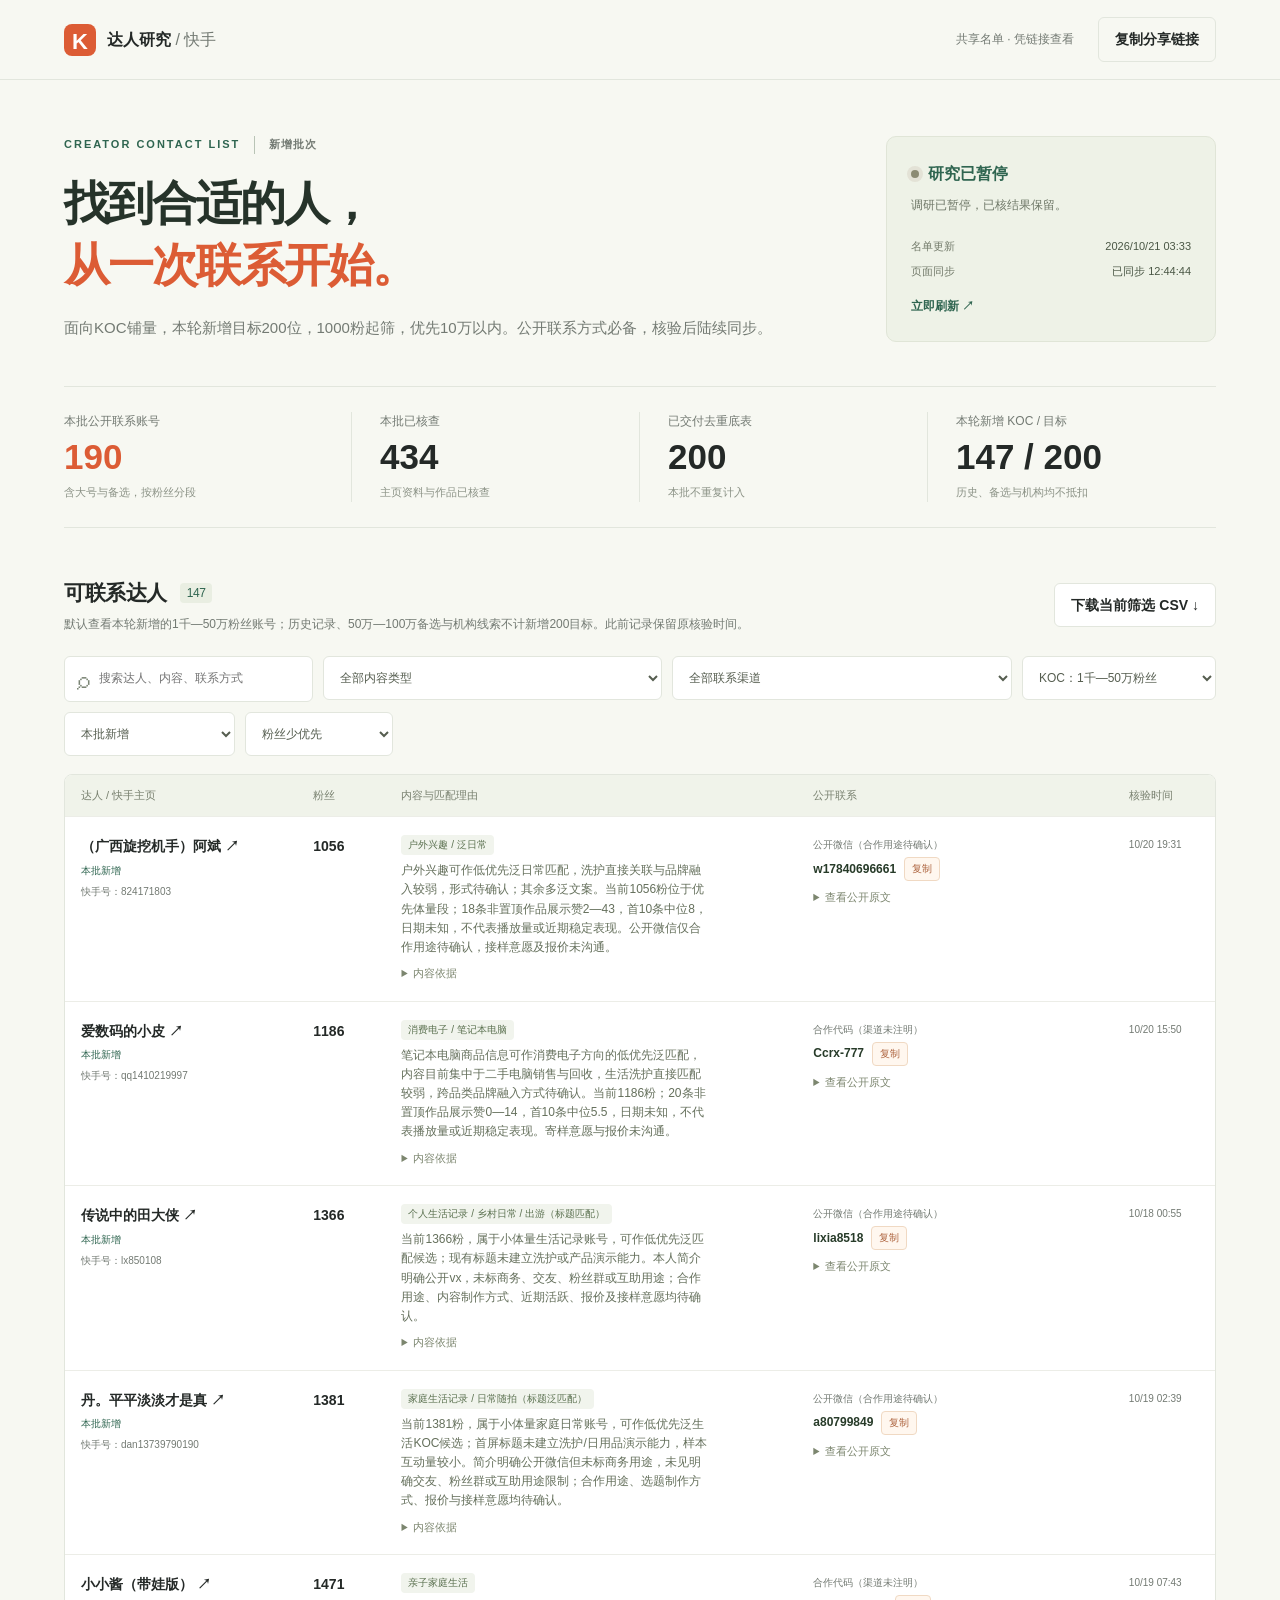
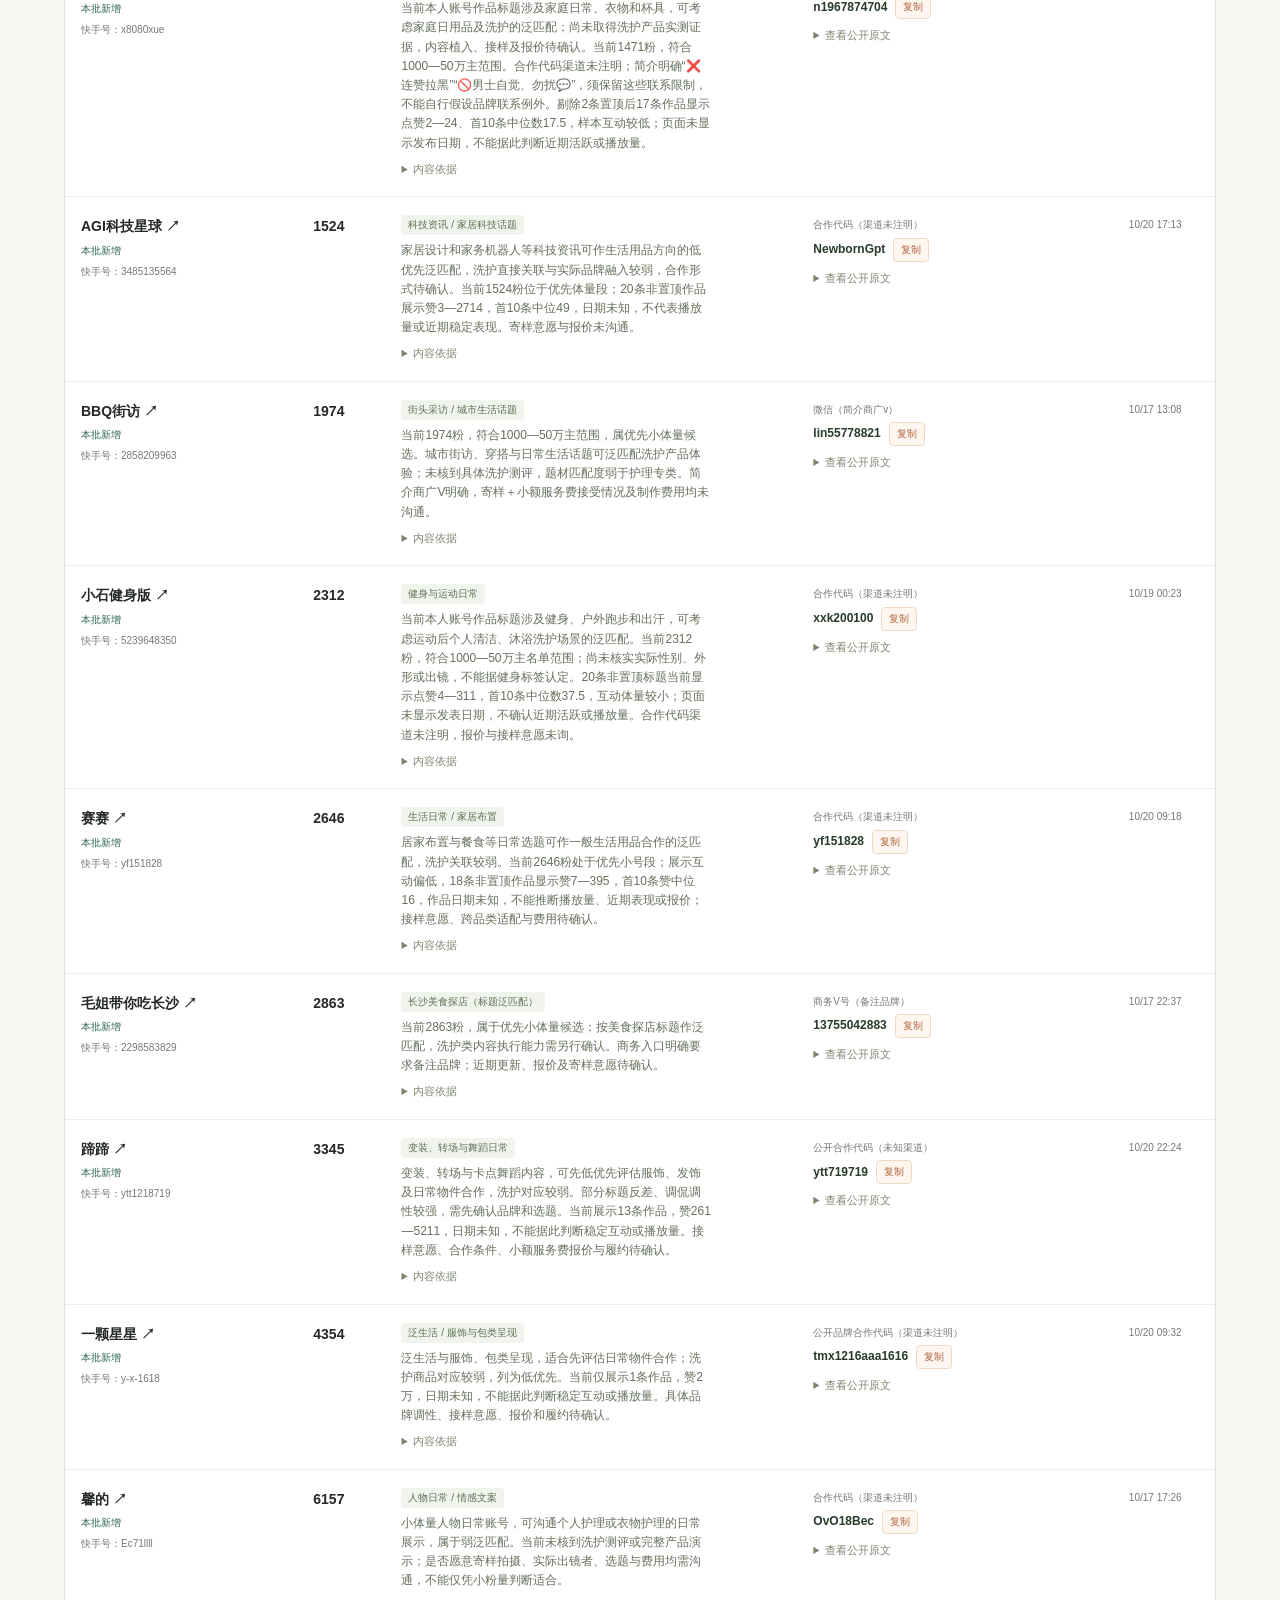
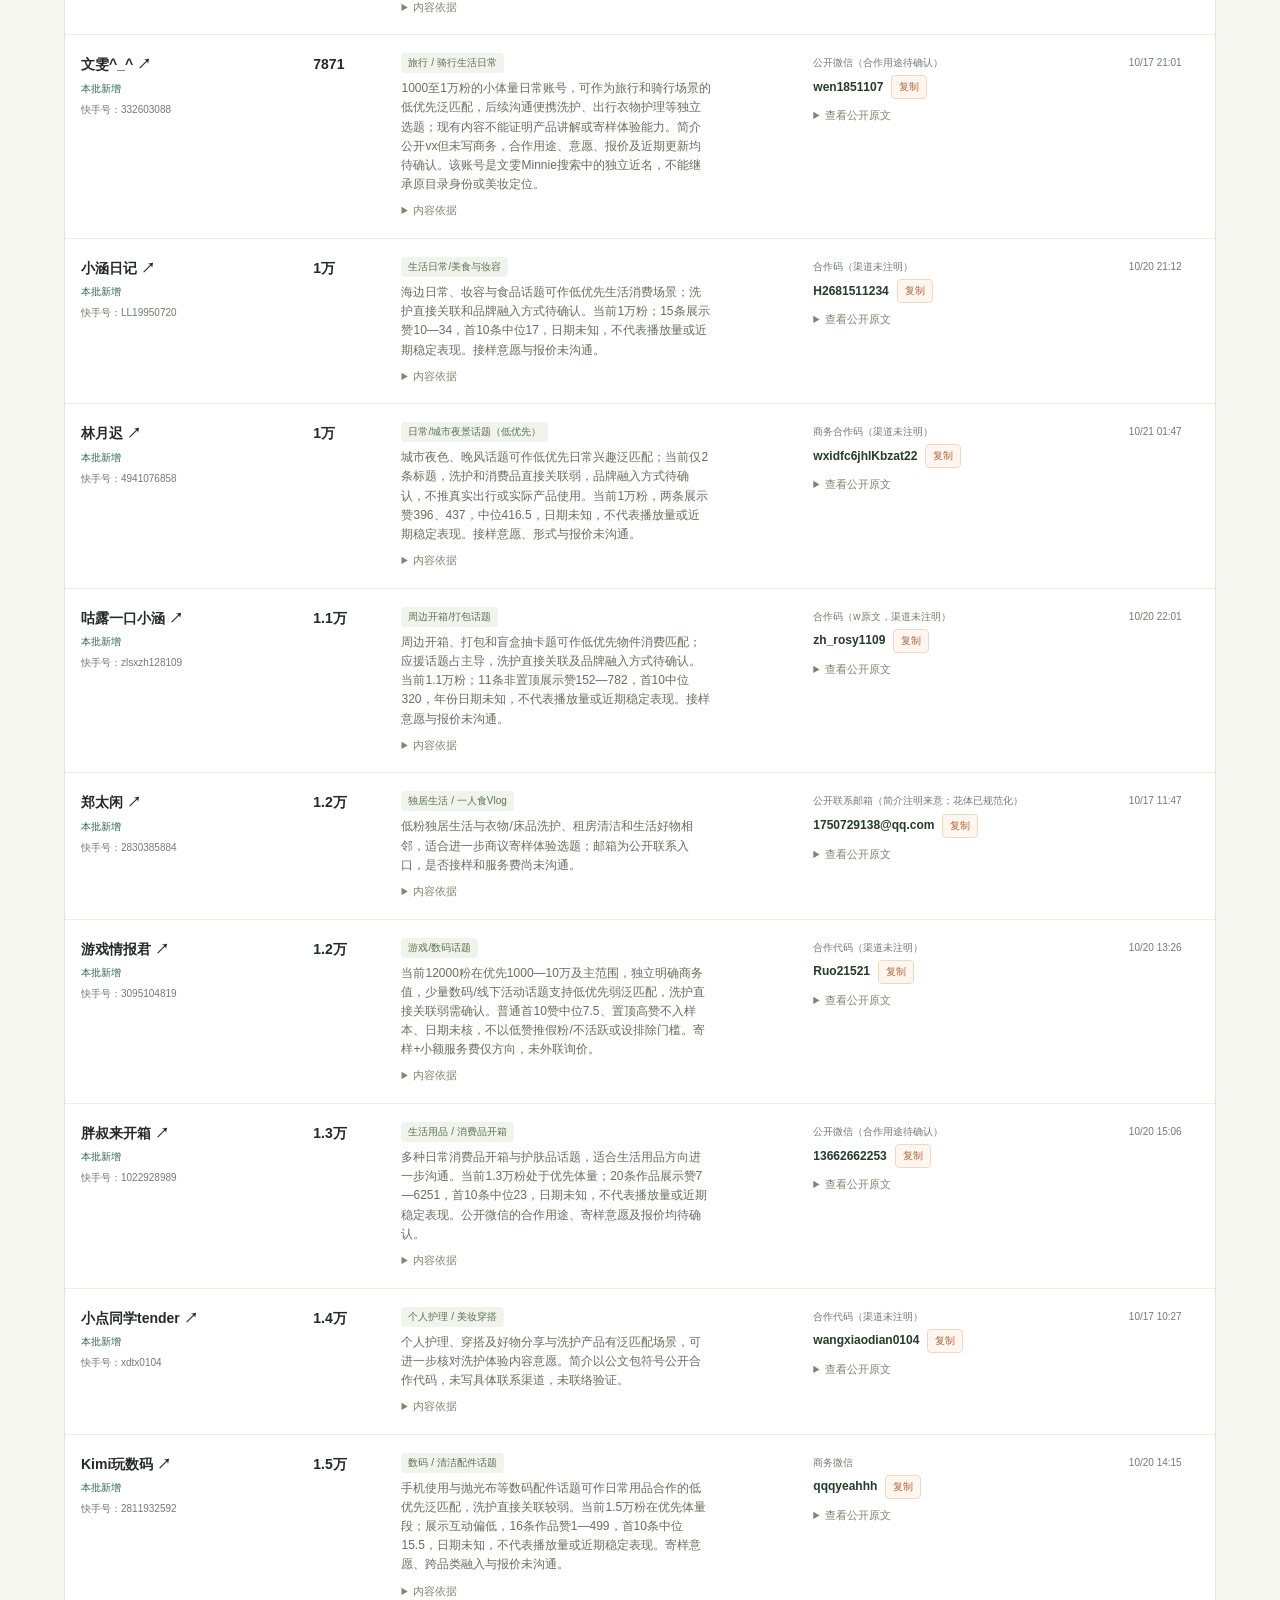
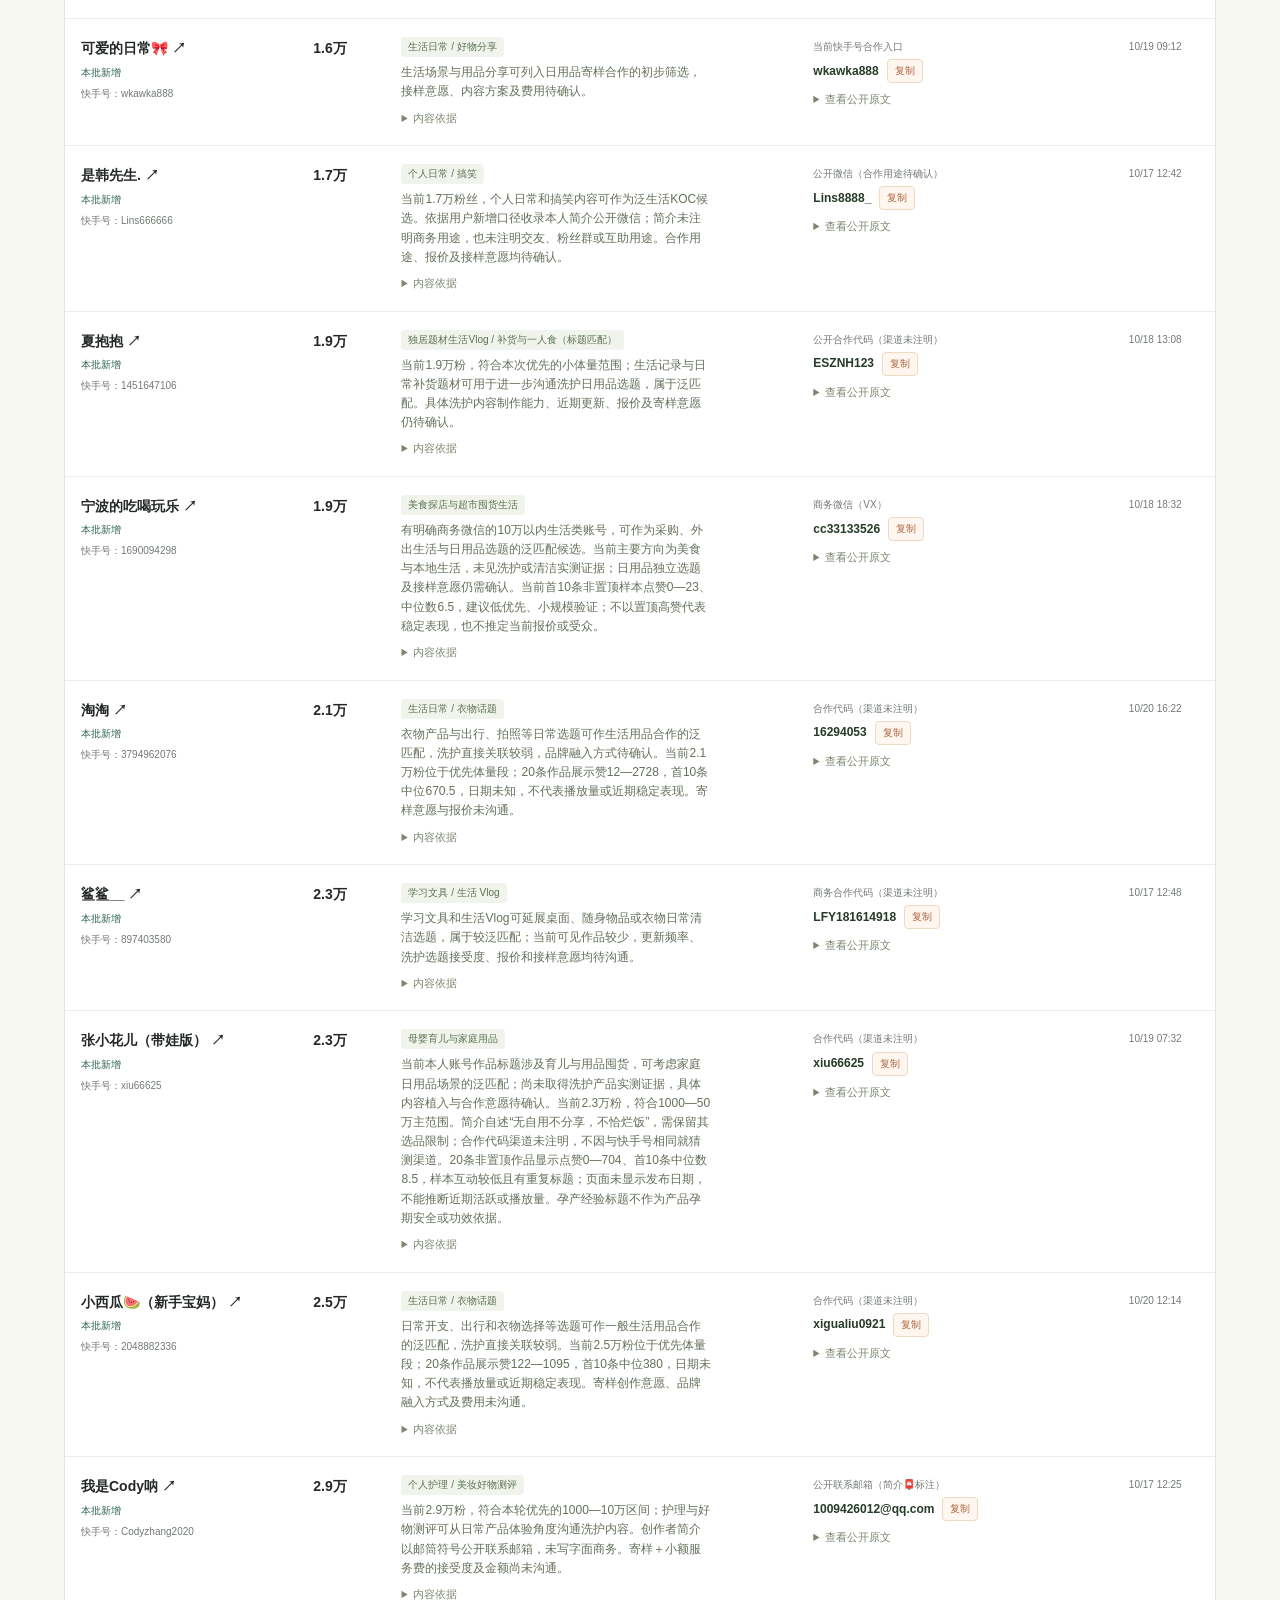
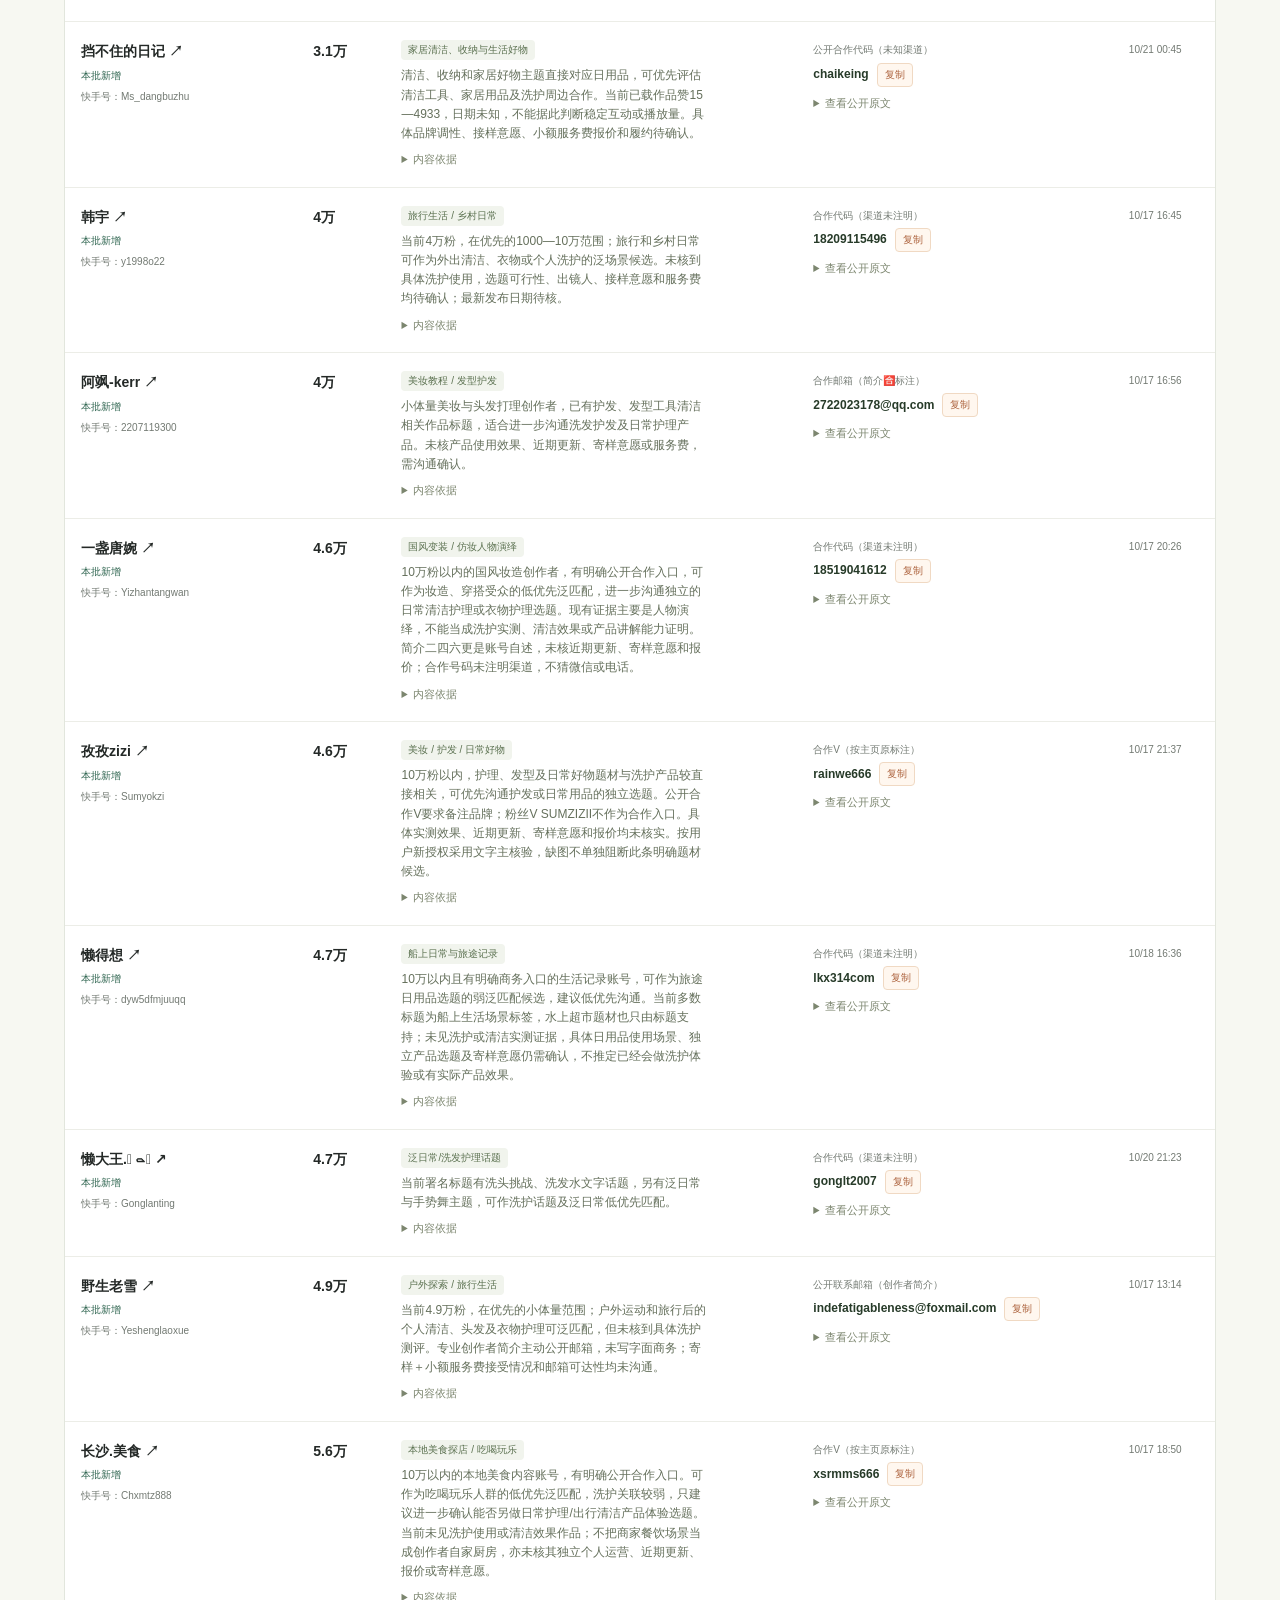
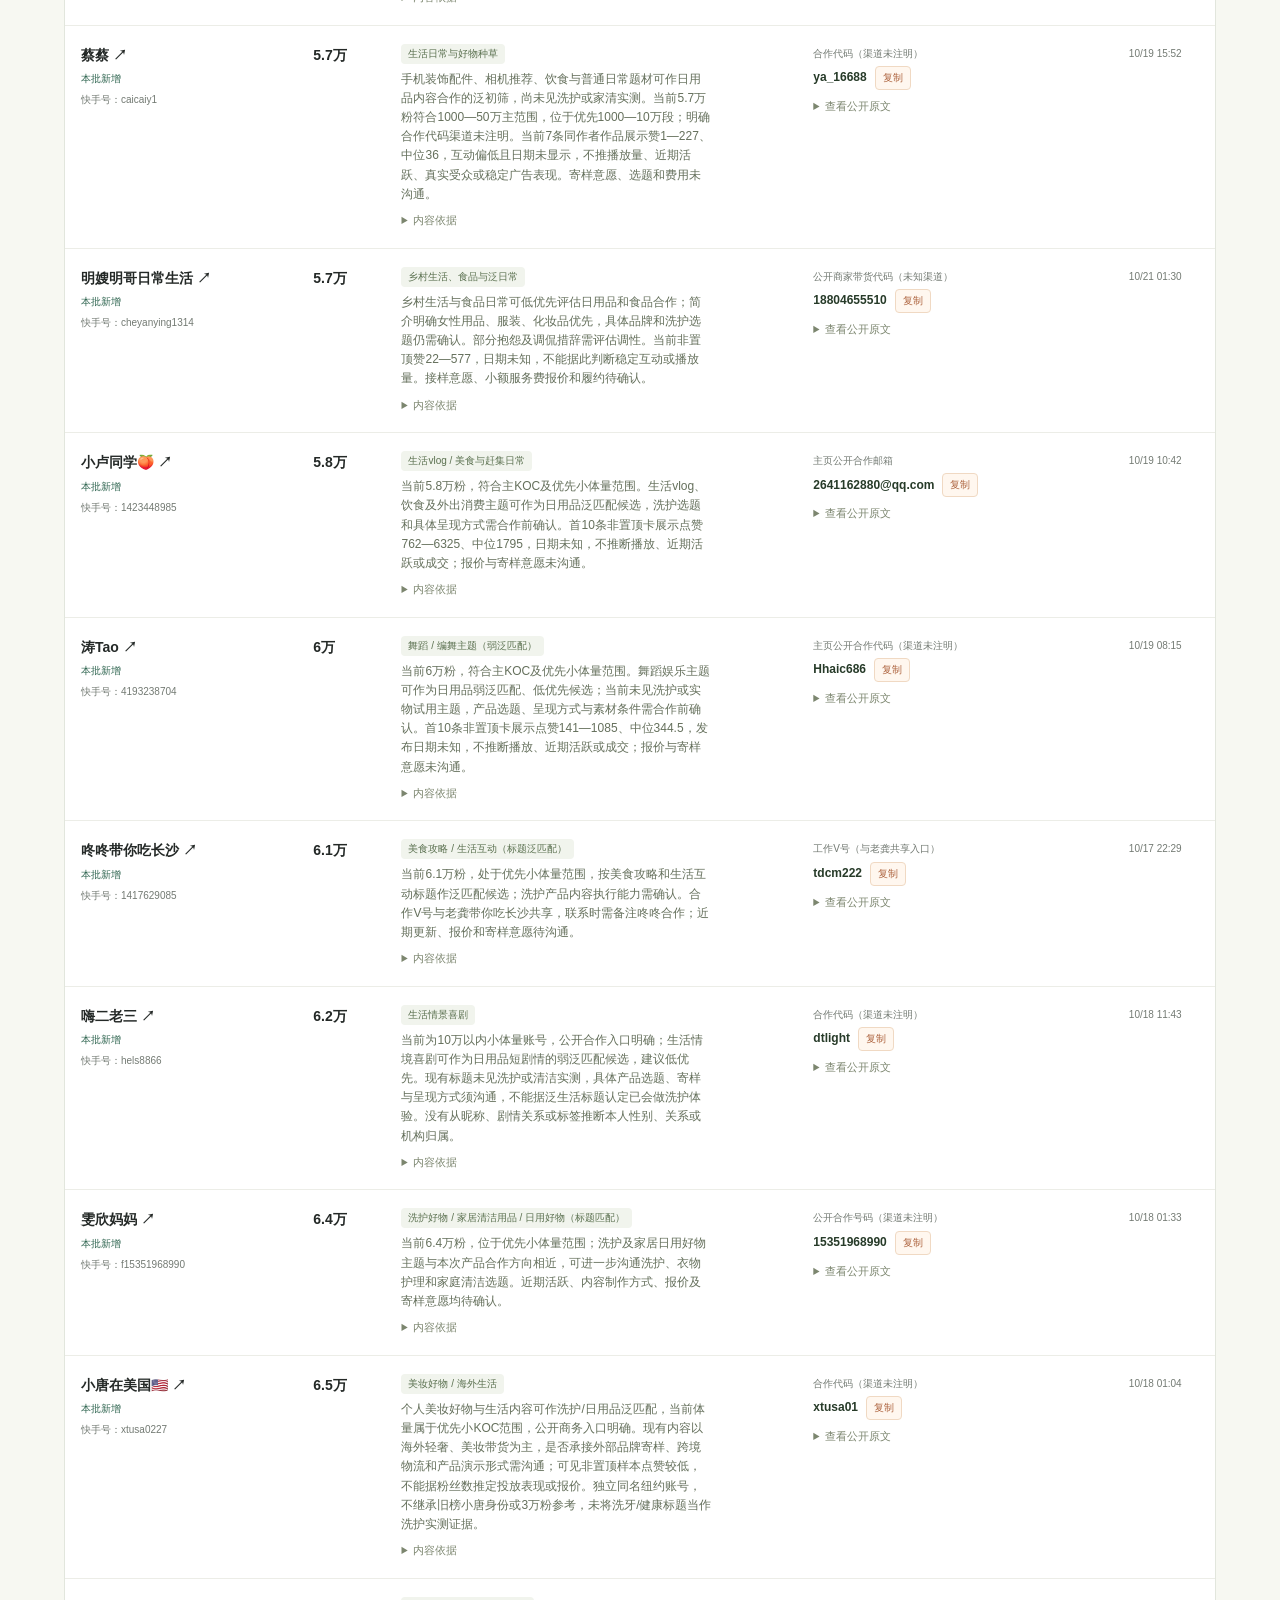
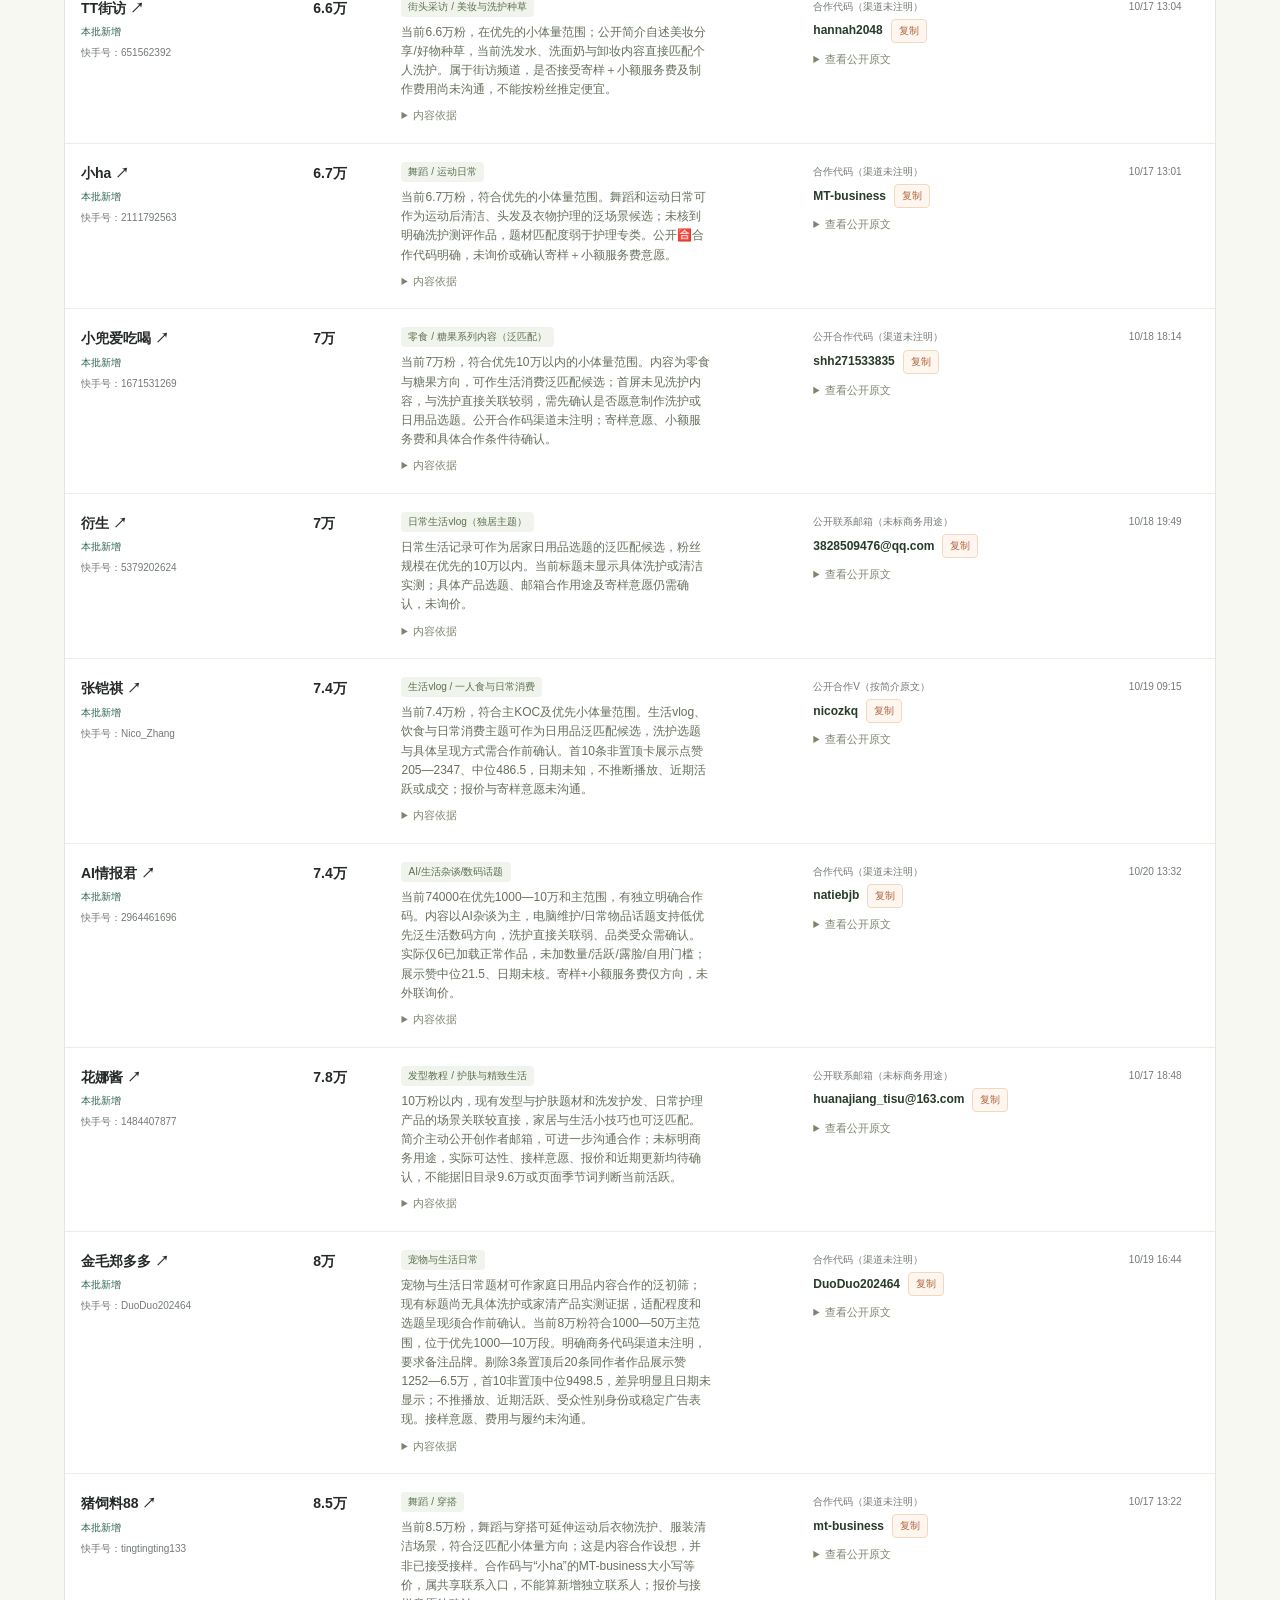
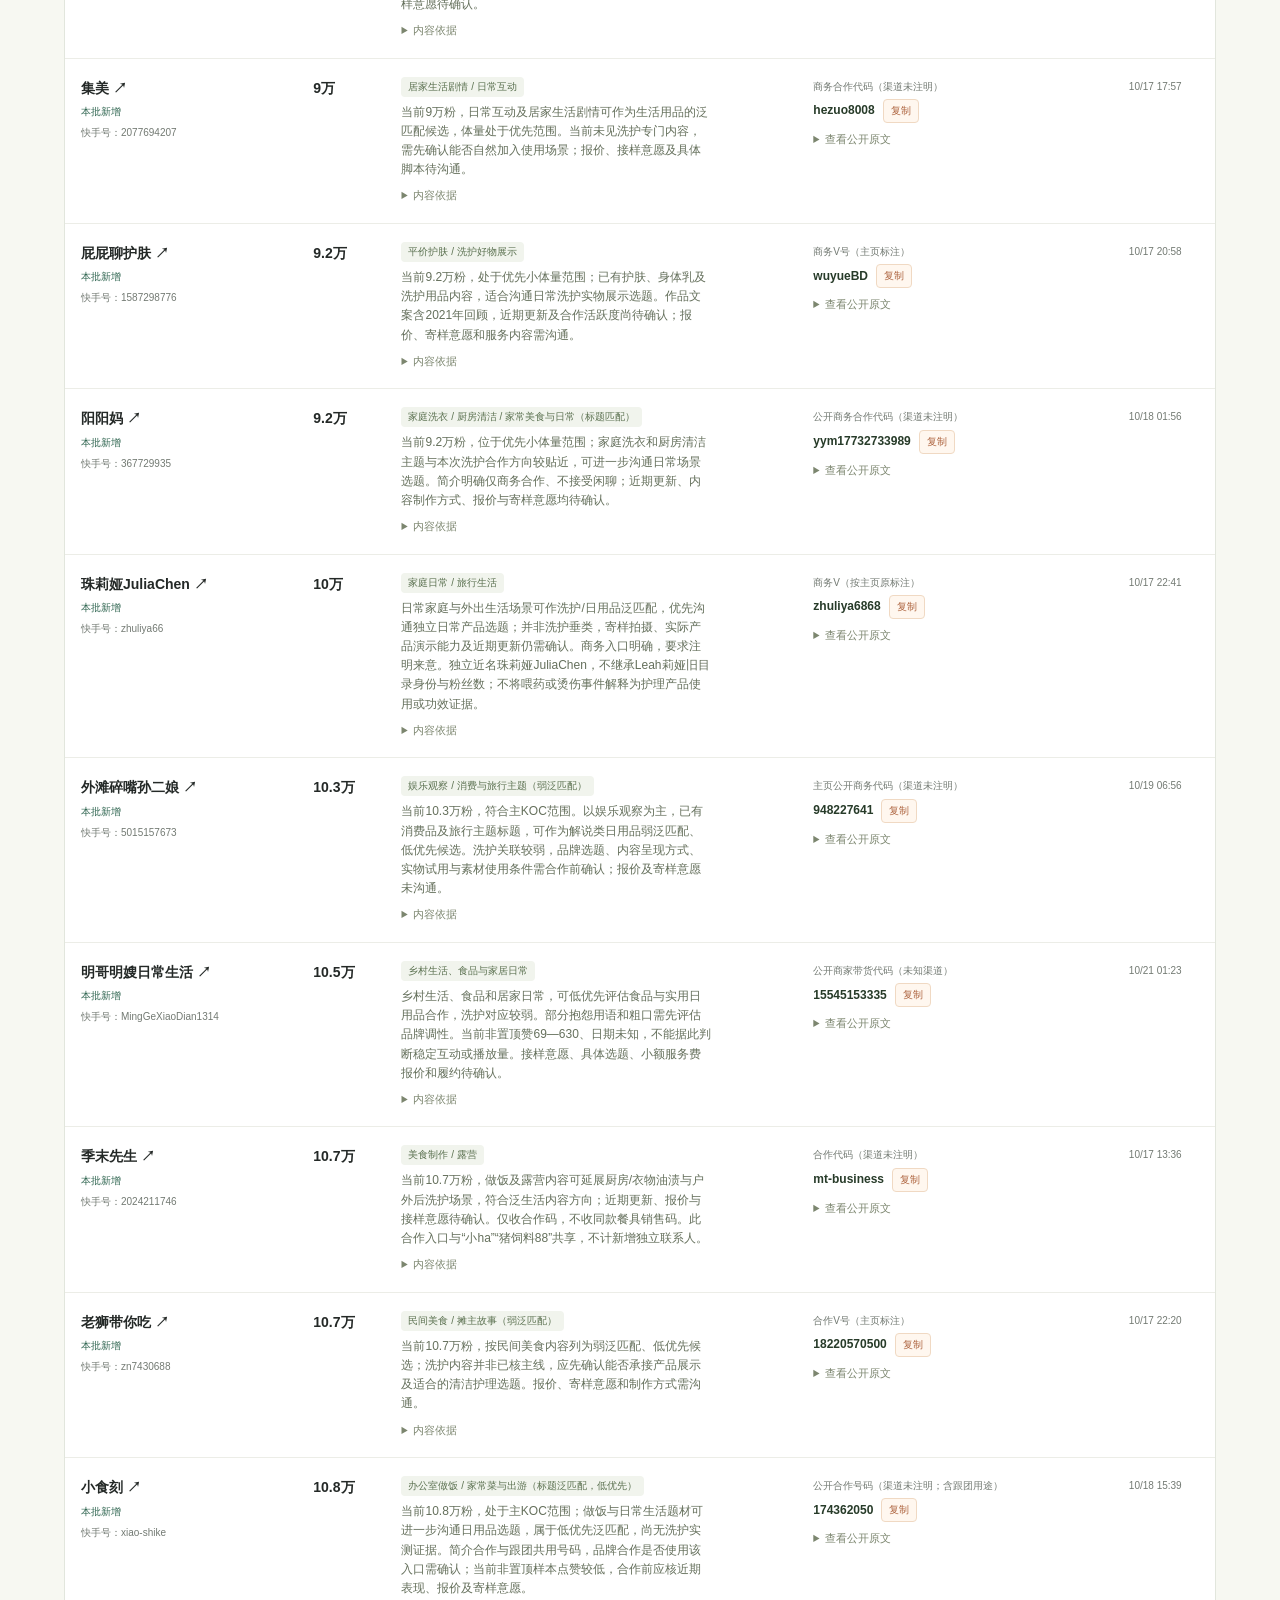
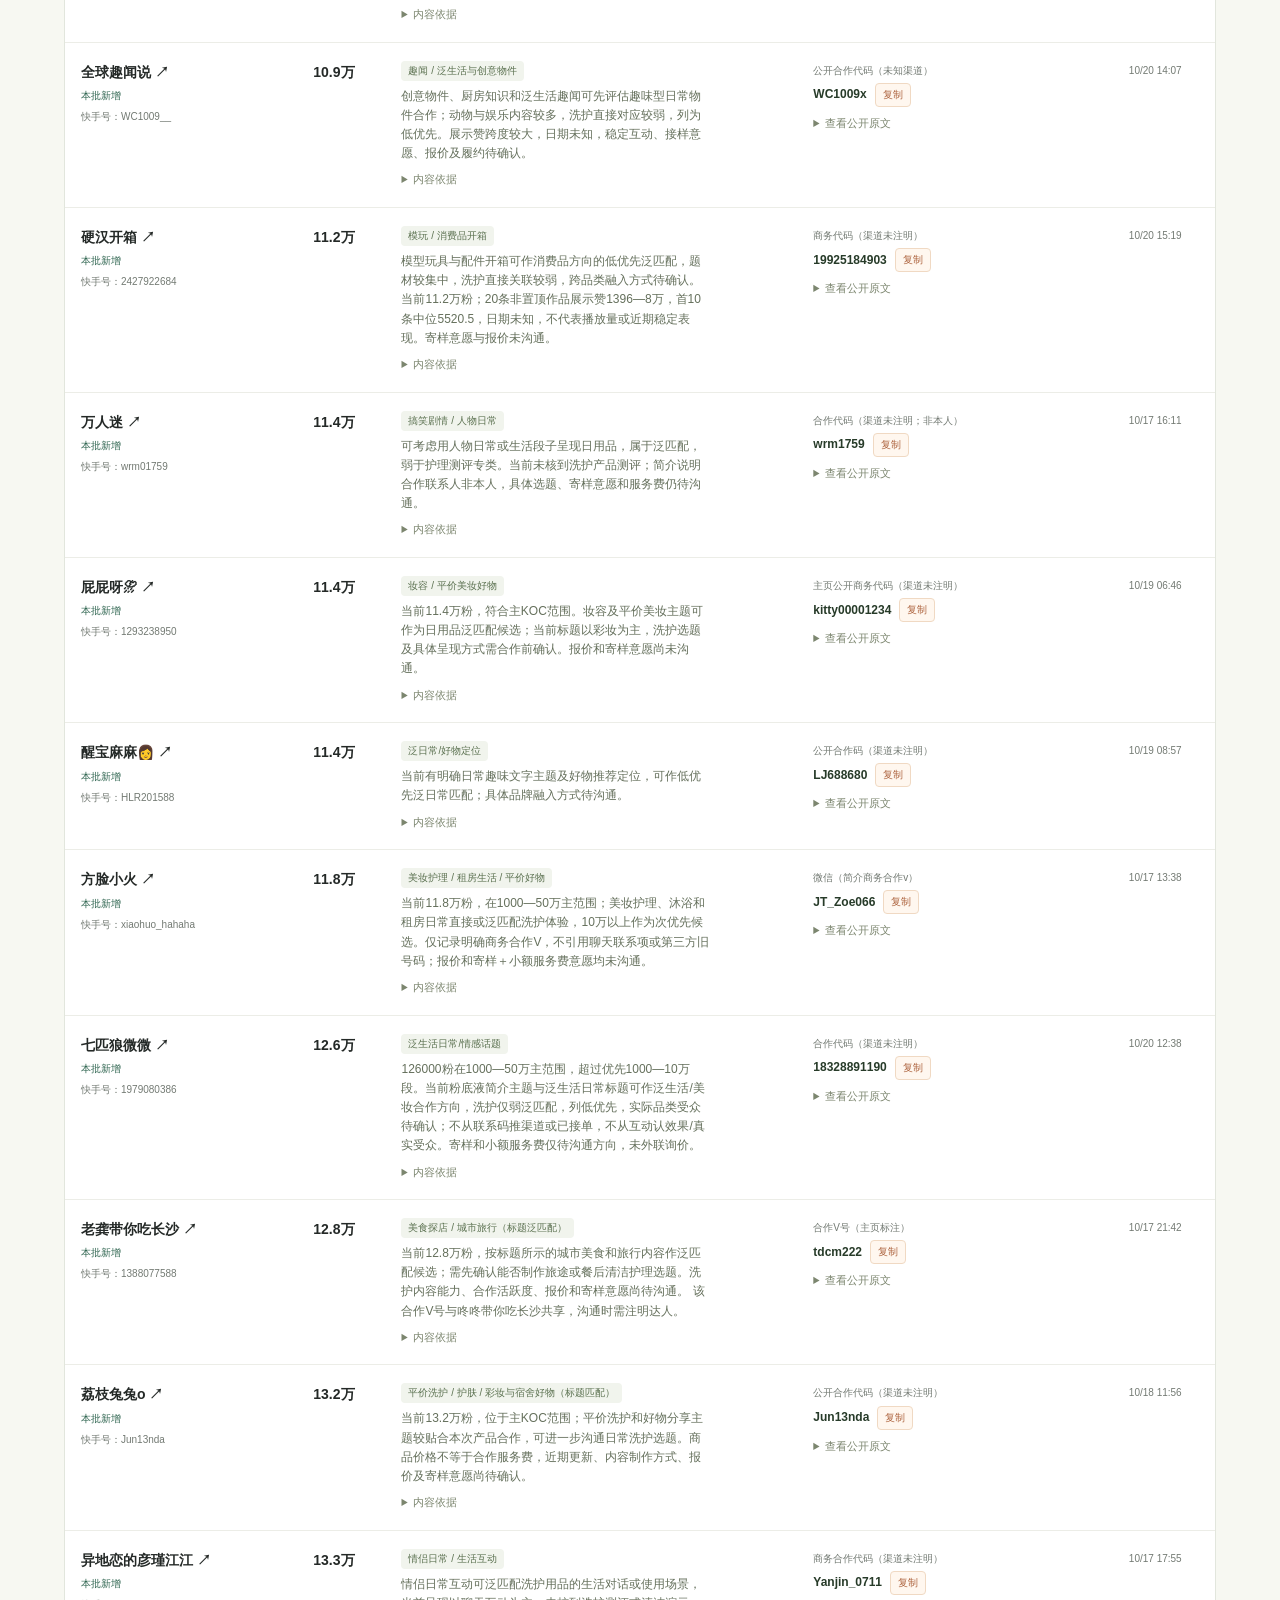
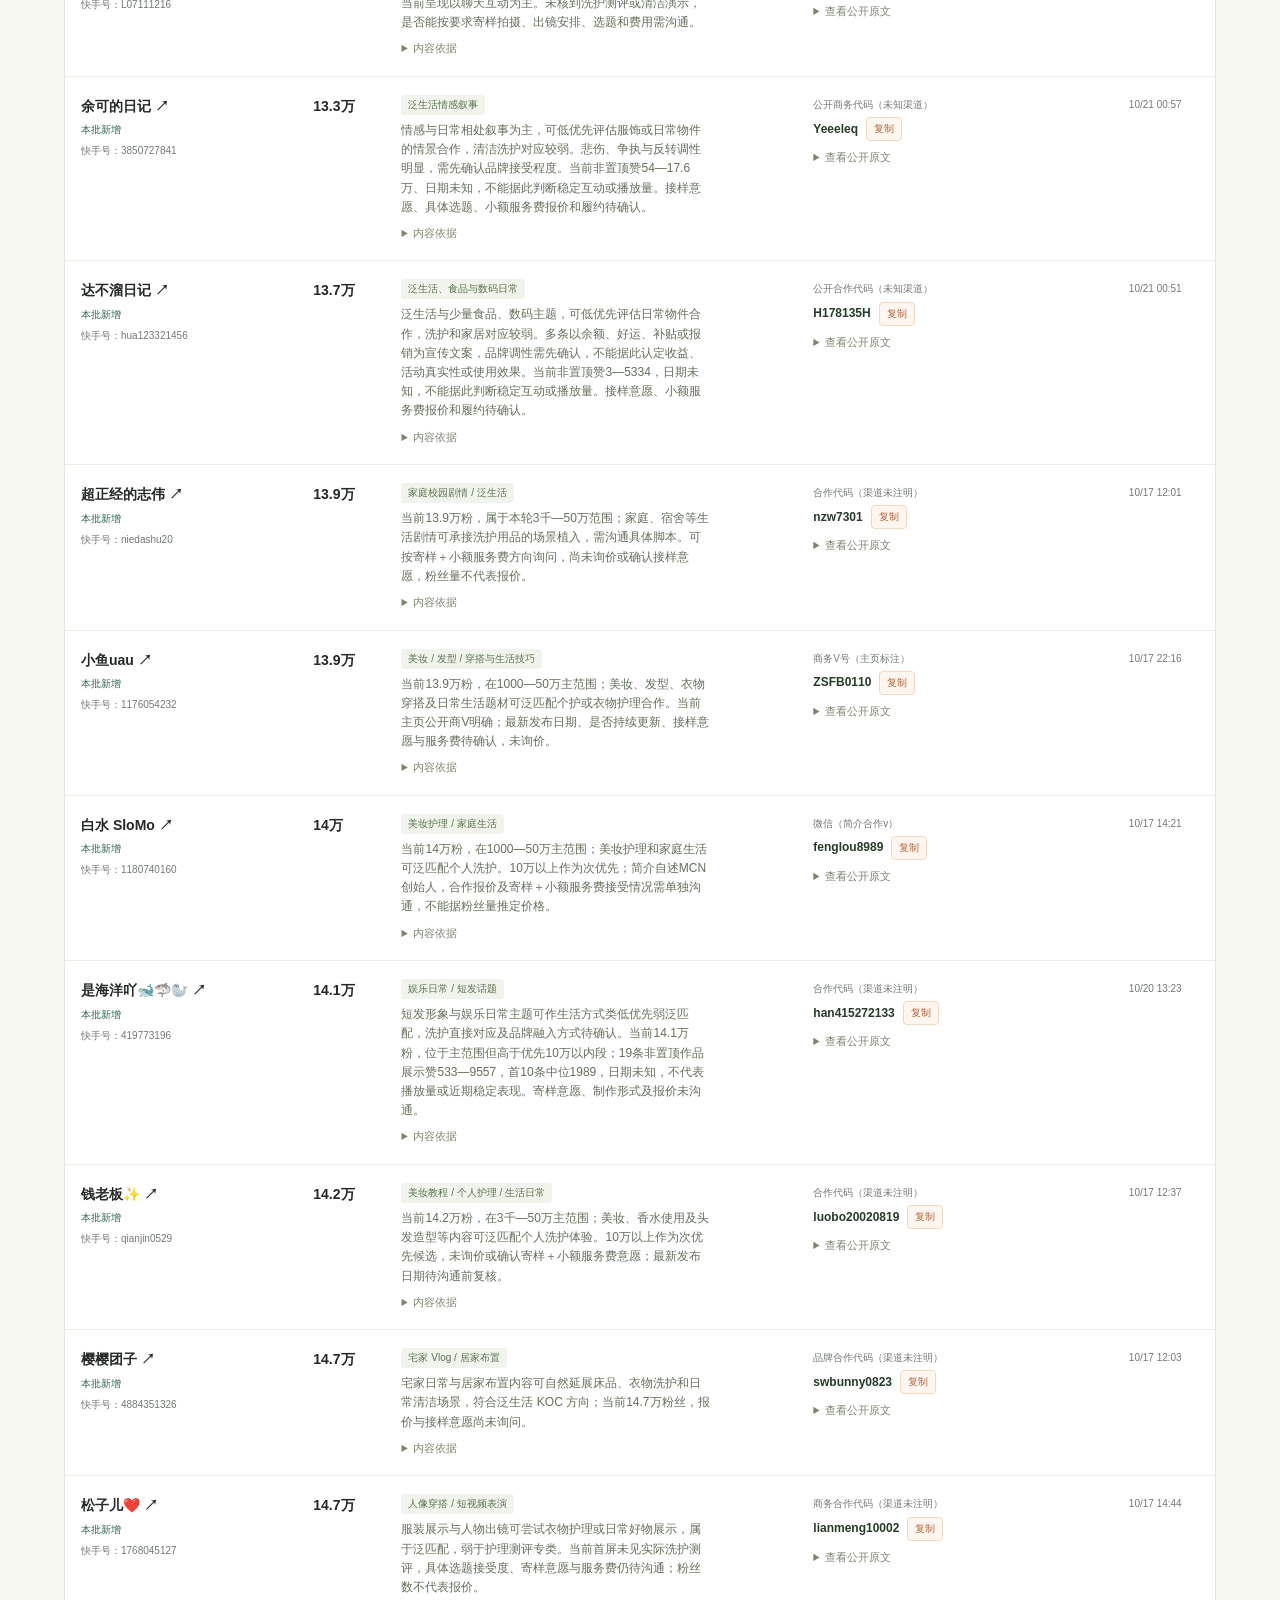
<file: index.html>
<!doctype html>
<html lang="zh-CN"><head><meta charset="utf-8"><meta name="viewport" content="width=device-width, initial-scale=1"><meta name="robots" content="noindex,nofollow"><meta name="description" content="持续更新的快手达人合作联系名单。公开联系线索、内容匹配理由及来源一页查看。"><title>快手达人 · 合作联系名单</title><link rel="stylesheet" href="style.css"></head>
<body><header class="topbar"><a class="brand" href="./" aria-label="名单首页"><span class="brand-icon">K</span><span>达人研究<span class="brand-sub"> / 快手</span></span></a><span class="access">共享名单 · 凭链接查看</span><button id="share" class="button subtle">复制分享链接</button></header>
<main><section class="intro"><div><div class="eyebrow">CREATOR CONTACT LIST <span>新增批次</span></div><h1>找到合适的人，<br><em>从一次联系开始。</em></h1><p class="lead">面向KOC铺量，本轮新增目标200位，1000粉起筛，优先10万以内。<br class="mobile-br">公开联系方式必备，核验后陆续同步。</p></div><aside class="sync-card"><div class="live-line"><span id="status-dot" class="dot"></span><strong id="status">准备中</strong></div><p id="status-note">正在建立本批名单</p><div class="sync-meta"><span>名单更新</span><time id="updated">—</time></div><div class="sync-meta"><span>页面同步</span><span id="sync">正在连接</span></div><button id="refresh" class="text-button">立即刷新 <span aria-hidden="true">↗</span></button></aside></section>
<section class="stats" aria-label="研究进度"><div class="stat"><span>本批公开联系账号</span><strong id="qualified">0</strong><small>含大号与备选，按粉丝分段</small></div><div class="stat"><span>本批已核查</span><strong id="checked">0</strong><small>主页资料与作品已核查</small></div><div class="stat"><span>已交付去重底表</span><strong id="baseline">200</strong><small>本批不重复计入</small></div><div class="stat"><span>本轮新增 KOC / 目标</span><strong id="koc-qualified">0</strong><small>历史、备选与机构均不抵扣</small></div></section>
<section class="list-section"><div class="section-heading"><div><h2>可联系达人 <span id="result-count">0</span></h2><p>默认查看本轮新增的1千—50万粉丝账号；历史记录、50万—100万备选与机构线索不计新增200目标。此前记录保留原核验时间。</p></div><button id="export" class="button">下载当前筛选 CSV <span aria-hidden="true">↓</span></button></div><div class="filters"><label class="search"><span aria-hidden="true">⌕</span><input id="query" type="search" placeholder="搜索达人、内容、联系方式" aria-label="搜索达人、内容、联系方式"></label><label><span class="sr-only">内容类型</span><select id="category"><option value="">全部内容类型</option></select></label><label><span class="sr-only">联系渠道</span><select id="channel"><option value="">全部联系渠道</option></select></label><label><span class="sr-only">粉丝范围</span><select id="fan-band"><option value="koc">KOC：1千—50万粉丝</option><option value="priority">优先：1千—10万粉丝</option><option value="starter">千粉：1000—2999粉丝</option><option value="backup">备选：50万—100万粉丝</option><option value="all">全部粉丝范围</option></select></label><label><span class="sr-only">收录来源</span><select id="origin"><option value="">全部收录来源</option><option value="new" selected>本批新增</option><option value="baseline200">此前200位中的KOC</option></select></label><label><span class="sr-only">排序</span><select id="sort"><option value="small">粉丝少优先</option><option value="new">最近收录</option><option value="fans">粉丝数由高到低</option><option value="name">达人名称</option></select></label></div><div id="results" aria-live="polite"></div></section>
<details id="agency-section" class="agency-section"><summary><span class="agency-title">机构线索 · 低优先 <span id="agency-count">0</span></span><span class="agency-badge">不计主 KOC 目标</span></summary><div class="agency-intro"><p>仅登记机构官网列示的达人及统一品牌合作渠道，非个人直联。快手当前粉丝、作品及机构归属待核；报价和寄样意愿未确认，合作优先级较低。<br><strong id="agency-channels">—</strong>，共享邮箱不代表多条独立联络渠道。</p><button id="agency-export" class="button">下载机构线索 CSV ↓</button></div><div id="agency-results" aria-live="polite"></div></details>
<section class="method"><div class="method-label">如何使用这份名单</div><p>名单依据达人公开主页、简介与作品信息初筛，联系方式按公开原文记录。仅有快手号或“私信合作”的账号不会进入本批名单；渠道未写明的合作代码会单独标注。本人公开微信未注明合作用途的，会标明“合作用途待确认”；明确私人交友、粉丝群和互助入口不收录。联系方式尚未实际联络验证。KOC筛选按粉丝规模和内容进行，不代表报价已确认；合作意向与报价需另行沟通。</p><p>此前200位中的KOC按原始公开资料与核验日期整理，不重复计入本批新增。页面每20秒检查一次已发布数据；新增核验结果分批同步。研究结束或暂停时会更新状态，不代表无人值守持续采集。</p></section></main><footer><span>快手达人研究 · 公开联系资料</span><span id="version">本批进行中</span></footer><div id="toast" role="status" aria-live="polite"></div><script src="app.js?v=20261017-new200"></script></body></html>
</file>
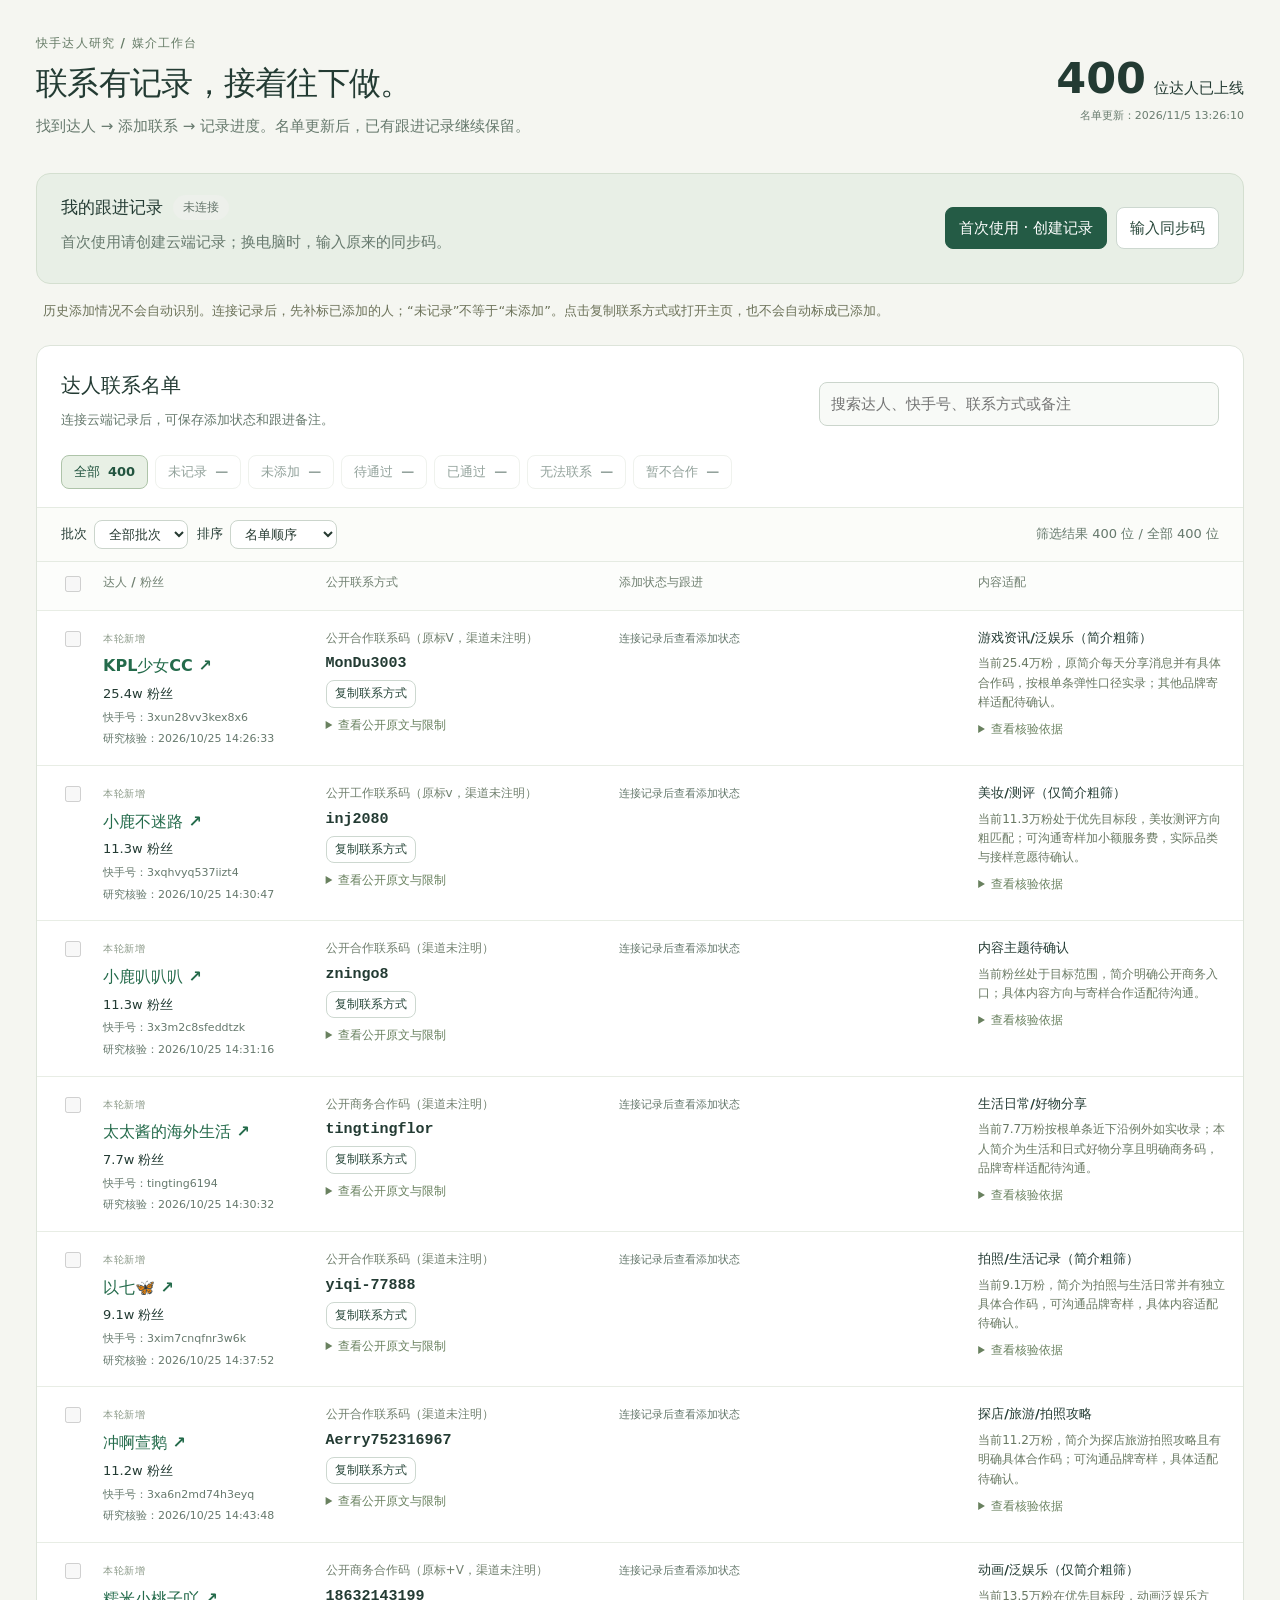
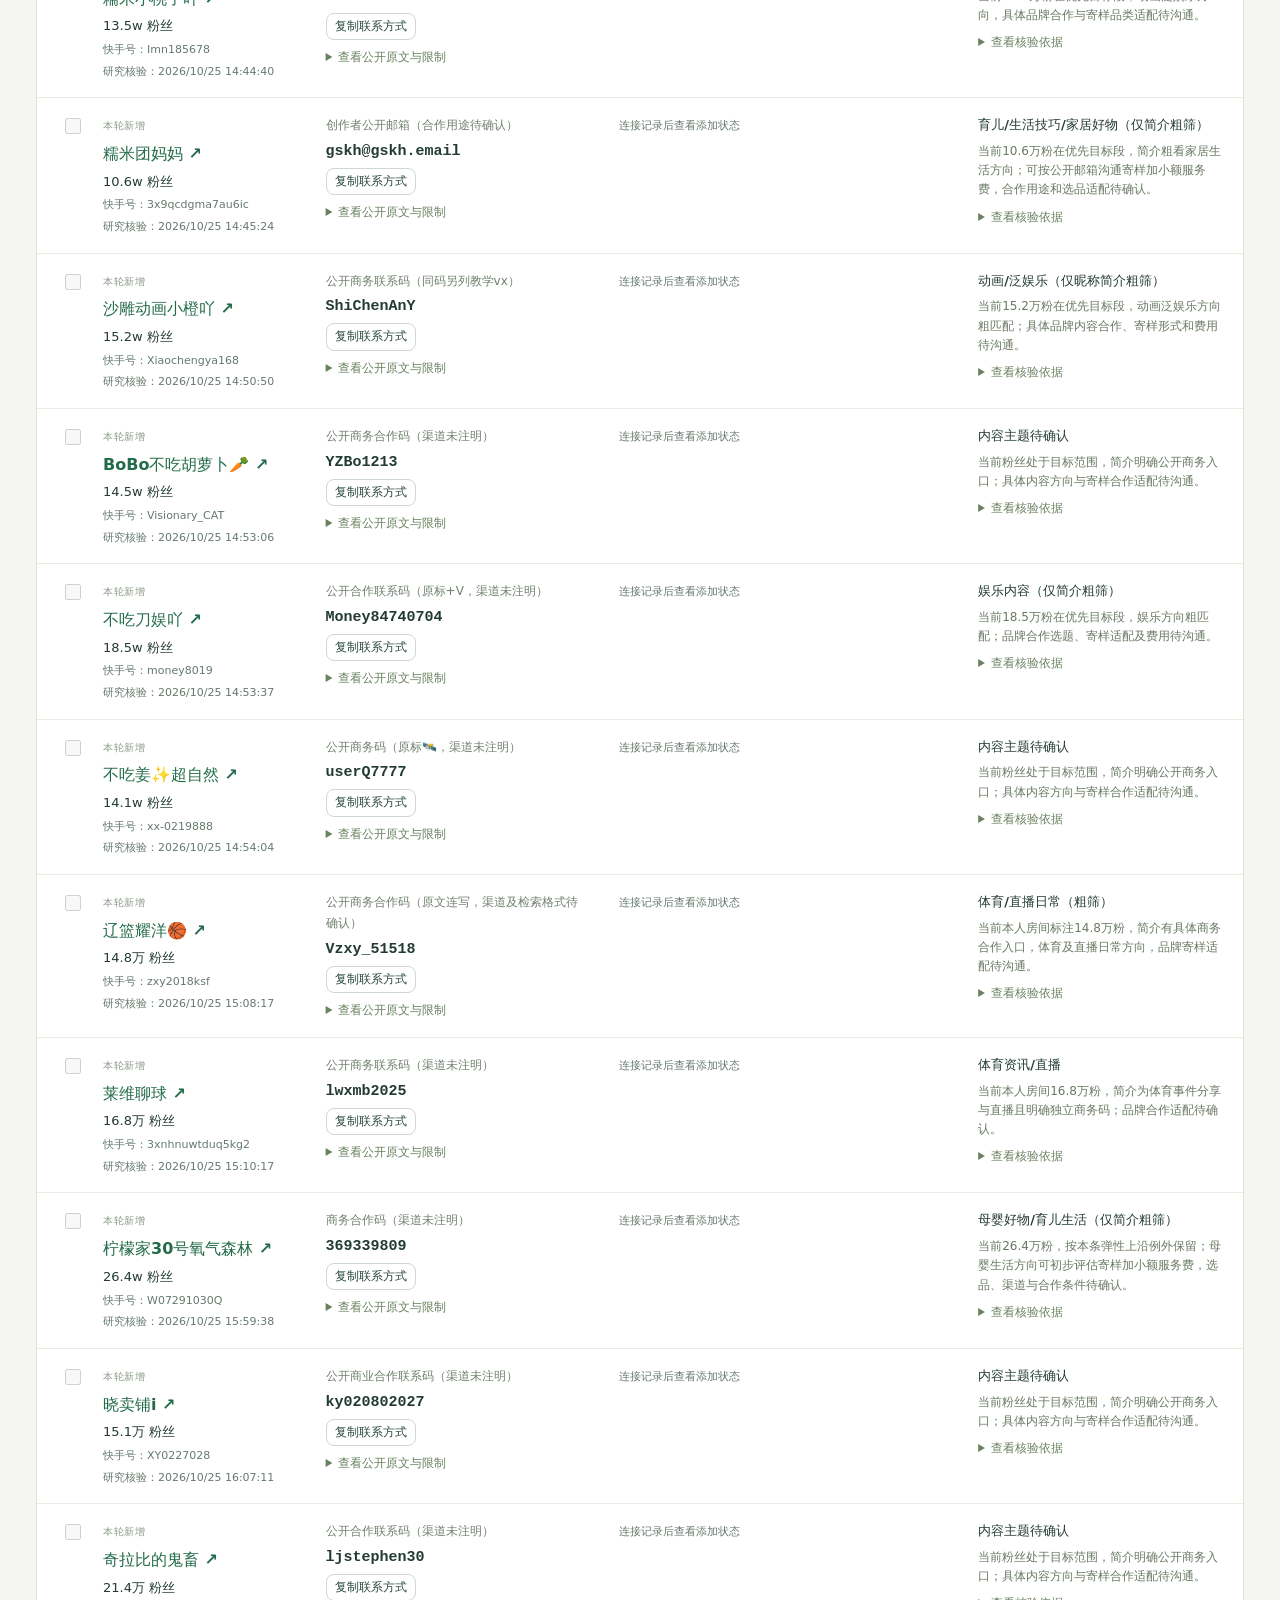
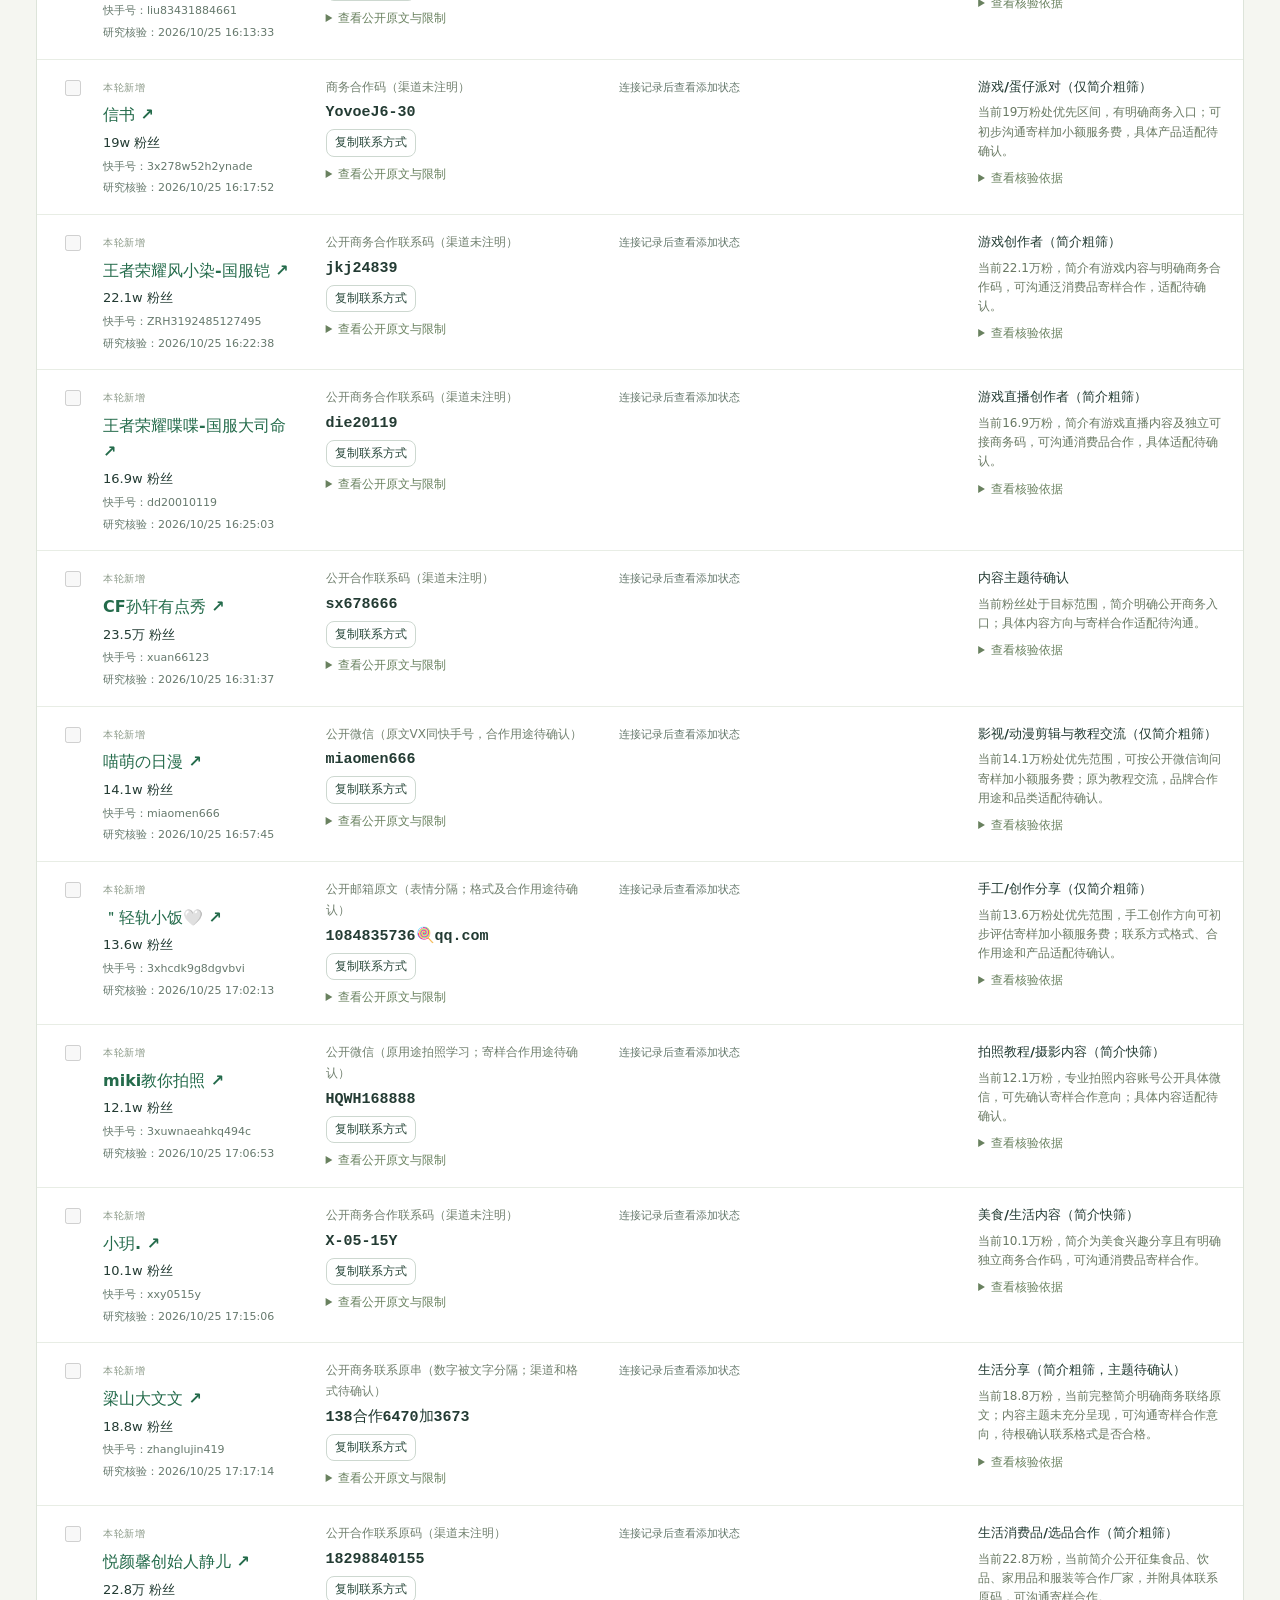
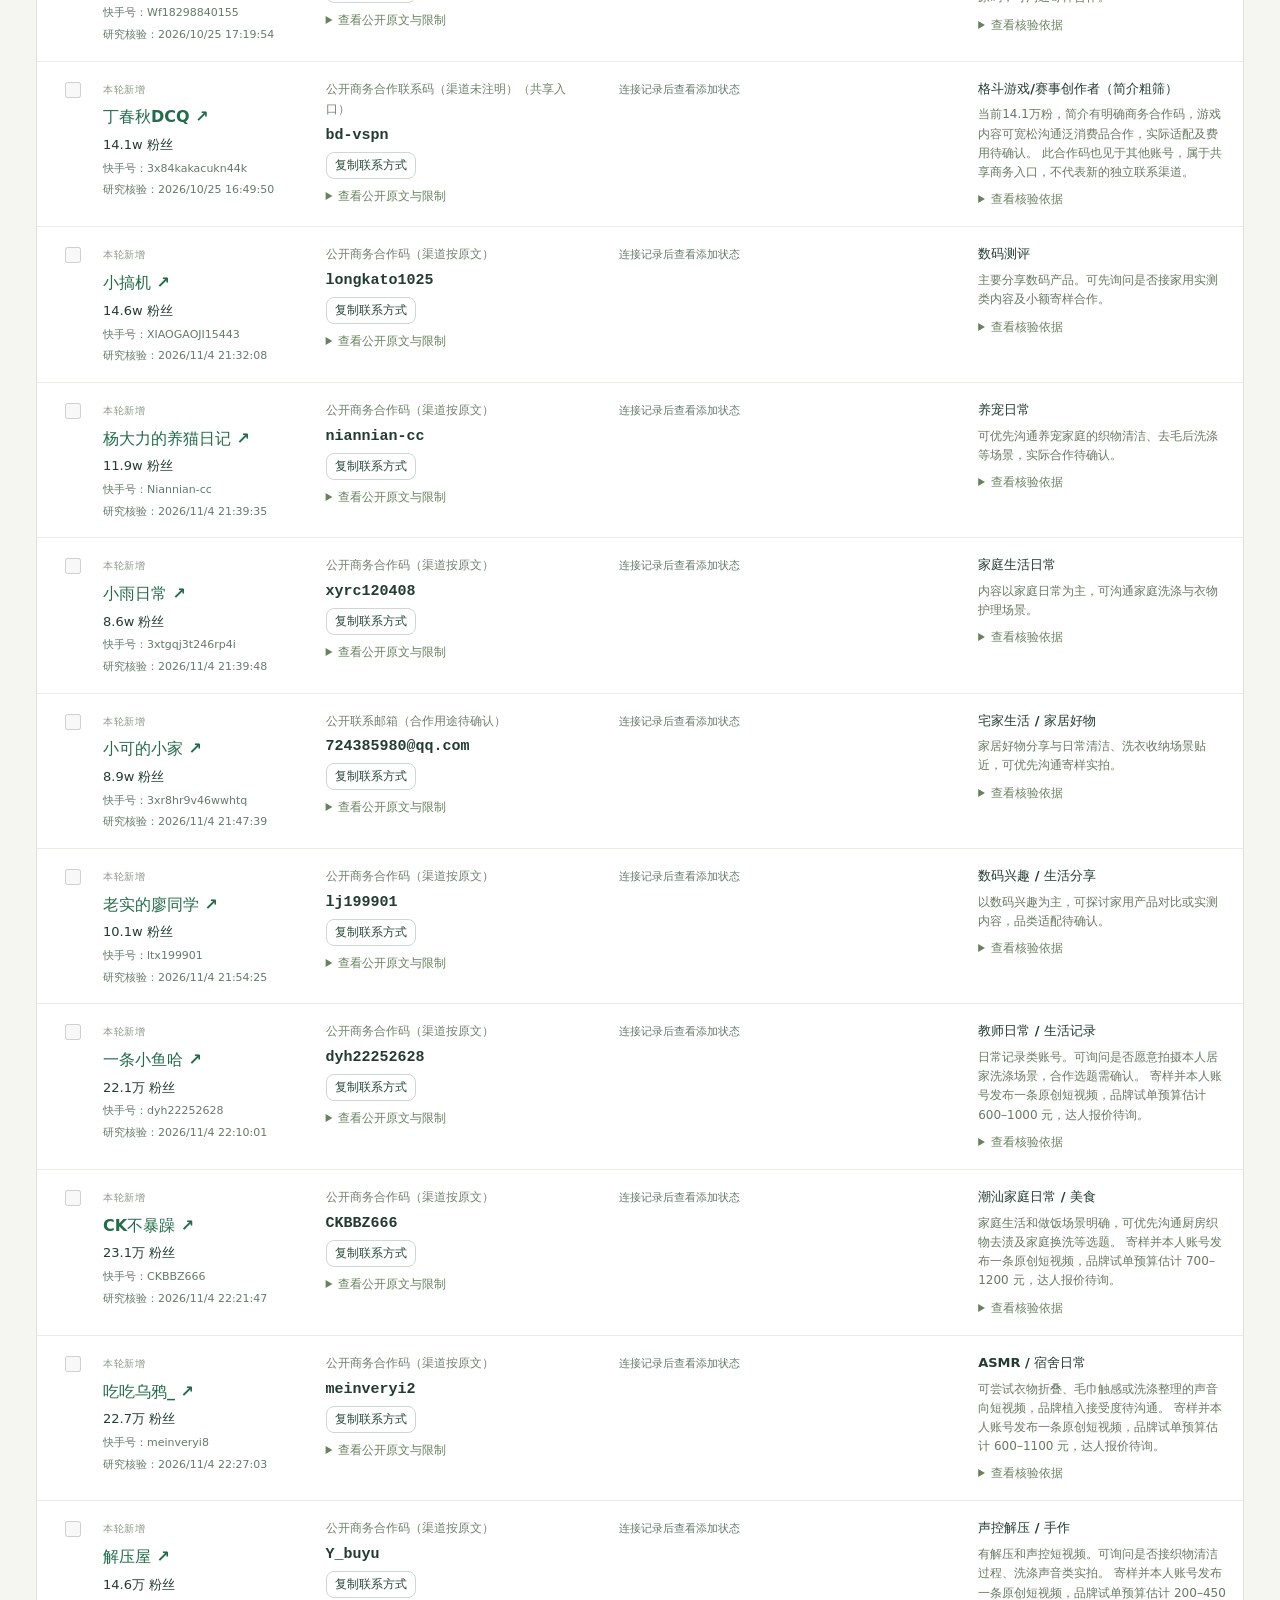
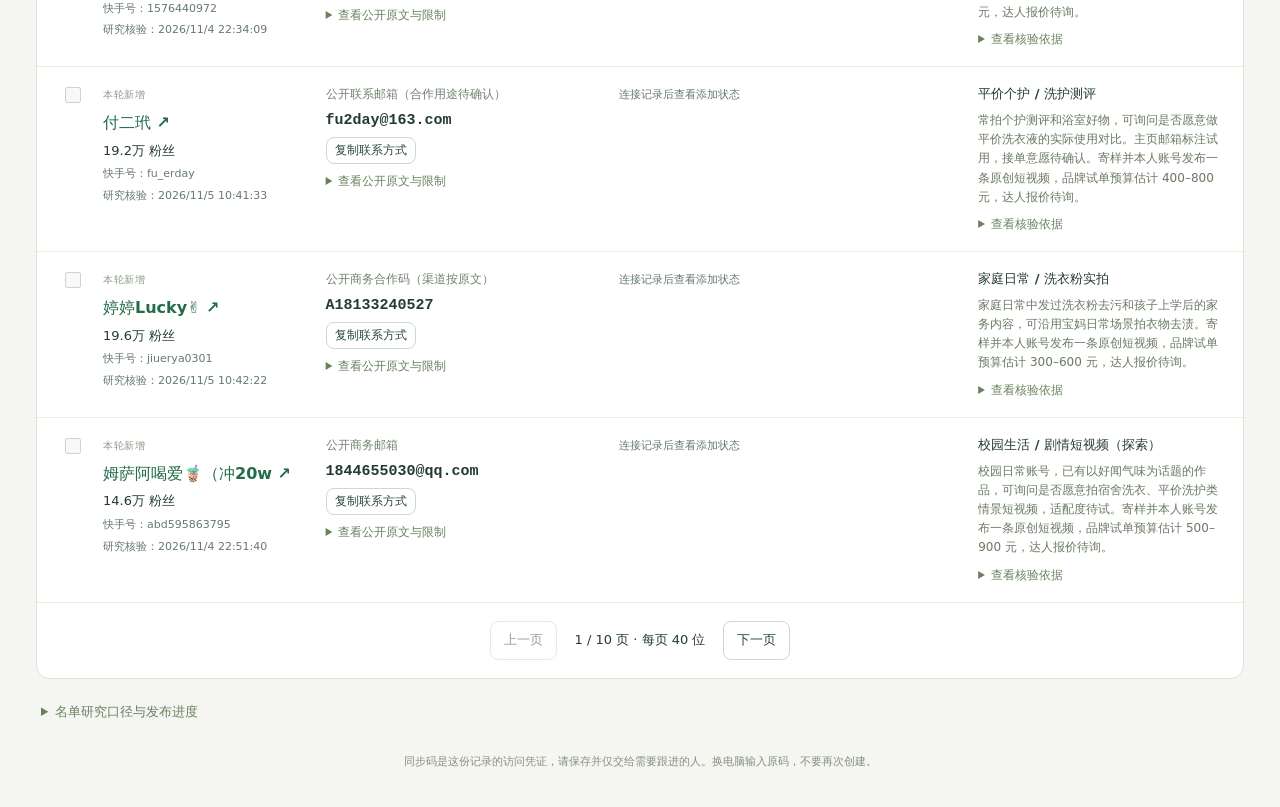
<file: bd50.html>
<!doctype html>
<html lang="zh-CN"><head><meta charset="utf-8"><meta name="viewport" content="width=device-width,initial-scale=1"><meta name="robots" content="noindex,nofollow"><meta name="referrer" content="no-referrer"><title>快手达人 · 联系跟进</title><style>:root{font-family:Inter,"PingFang SC","Microsoft YaHei",system-ui,sans-serif;color:#233b33;background:#f5f6f1;font-size:15px;line-height:1.6;font-synthesis:none}*{box-sizing:border-box}body{max-width:1480px;margin:auto;padding:34px 36px 20px}button,input,select,textarea{font:inherit}button{border:1px solid #cdd8d0;border-radius:8px;background:white;color:#29483b;padding:8px 13px;cursor:pointer;white-space:nowrap}button:hover{background:#edf3ee}button.primary{background:#245b45;color:white;border-color:#245b45}button.primary:hover{background:#1c4937}button:disabled{opacity:.5;cursor:not-allowed}button:focus-visible,a:focus-visible,input:focus-visible,select:focus-visible,textarea:focus-visible,summary:focus-visible{outline:3px solid #6eae87;outline-offset:3px}input,select,textarea{border:1px solid #cbd5cc;border-radius:8px;background:white;padding:9px 11px;color:#263a31;max-width:100%}textarea{width:100%;resize:vertical}a{color:#246b4b;text-decoration:none}a:hover{text-decoration:underline}h1{font-size:32px;letter-spacing:-.7px;line-height:1.3;margin:10px 0 8px}h2{font-size:20px;margin:0}p{margin:9px 0}.hero{display:flex;justify-content:space-between;gap:30px;align-items:center;margin-bottom:26px}.eyebrow{color:#657b66;font-size:12px;font-weight:650;letter-spacing:1.2px}.roster-total{text-align:right;min-width:170px}.roster-total strong{font-size:43px;font-weight:650;line-height:1}.roster-total span{margin-left:8px}.roster-total small{display:block;margin-top:7px;color:#6a7d70;font-size:11px}.muted,small{color:#66796d}.sync-panel{background:#e8efe6;border:1px solid #d4dfd0;border-radius:14px;padding:20px 24px;display:flex;justify-content:space-between;gap:20px;align-items:center}.section-title{font-size:17px;font-weight:650;display:flex;align-items:center;gap:10px}.pill{display:inline-flex;align-items:center;border-radius:20px;padding:3px 10px;font-size:12px;font-weight:600;white-space:nowrap}.neutral,.unrecorded{background:#edf0eb;color:#637369}.not_added{background:#edf1f7;color:#596b81}.requested{background:#fff0ce;color:#956818}.accepted{background:#e0efe3;color:#2f7148}.unreachable{background:#f6e6e1;color:#a1513d}.paused{background:#ece8f1;color:#776187}.actions{display:flex;align-items:center;gap:9px;flex-wrap:wrap}.notice{font-size:13px;color:#6c7259;padding:2px 7px;margin:15px 0 21px}.board{background:white;border:1px solid #dde4da;border-radius:14px;overflow:hidden}.board-heading{display:flex;justify-content:space-between;gap:24px;align-items:center;padding:23px 24px 15px}.board-heading p{font-size:13px}.search{width:400px}.search input{width:100%;background:#f8faf7}.status-tabs{display:flex;gap:7px;padding:0 24px 18px;flex-wrap:wrap}.status-tab{border:1px solid #e0e6dd;font-size:13px;padding:6px 12px}.status-tab.active{color:#22543f;background:#e8f0e5;border-color:#aec4a9;font-weight:650}.status-tab b{margin-left:8px;font-weight:600}.toolbar{border-top:1px solid #e5ebe2;border-bottom:1px solid #e5ebe2;background:#fbfcf9;padding:12px 24px;display:flex;justify-content:space-between;gap:15px;font-size:13px;align-items:center}.toolbar label{display:flex;gap:7px;align-items:center}.toolbar select{font-size:13px;padding:5px 10px}.bulkbar{background:#e9f2e6;padding:13px 24px;display:flex;gap:10px;align-items:center;flex-wrap:wrap;font-size:13px}.table-wrap{overflow:auto}table{border-collapse:collapse;width:100%;font-size:13px;min-width:980px}th,td{text-align:left;padding:17px 15px;border-bottom:1px solid #e8ede5;vertical-align:top}th{font-size:12px;font-weight:550;color:#708071;background:#fcfdfb;padding-top:11px;padding-bottom:11px}th:first-child,td:first-child{width:40px;padding-right:4px;padding-left:24px}th:nth-child(2){width:19%}th:nth-child(3){width:25%}th:nth-child(4){width:31%}th:nth-child(5){width:24%}tbody tr:hover{background:#fcfdfb}tbody tr.selected{background:#f3f8ef}input[type=checkbox]{accent-color:#326b4d;width:16px;height:16px;cursor:pointer}.creator-name{font-size:16px;font-weight:650;display:block;margin:5px 0}.batch-label{font-size:10px;text-transform:uppercase;letter-spacing:.5px;color:#8c9a89}.creator-meta{display:block;overflow-wrap:anywhere;font-size:11px;margin-top:4px}.contact-value{display:block;font-family:ui-monospace,Consolas,monospace;font-size:15px;font-weight:550;margin:4px 0;overflow-wrap:anywhere}.contact-type{font-size:12px;color:#71806f}.text-button{padding:3px 8px;font-size:12px}.row-actions{display:flex;gap:6px;flex-wrap:wrap;margin:10px 0}.row-actions button{font-size:12px;padding:4px 8px}.note-preview{white-space:pre-wrap;overflow-wrap:anywhere;display:-webkit-box;-webkit-line-clamp:3;-webkit-box-orient:vertical;overflow:hidden;margin:7px 0}.note-empty{color:#9ca899;font-size:12px}.record-date{display:block;font-size:11px}.content-category{font-size:13px;font-weight:550}.content-fit{font-size:12px;color:#697963;margin:6px 0}.row-detail{font-size:12px;margin-top:8px;white-space:pre-wrap;overflow-wrap:anywhere}details summary{cursor:pointer;color:#69815f;font-size:12px}details[open]>summary{margin-bottom:8px}.pagination{display:flex;justify-content:center;align-items:center;gap:18px;padding:18px;font-size:13px}.empty{padding:50px;text-align:center;color:#6e8068}.research-info{margin:23px 5px;color:#76826e;font-size:12px}.research-info summary{font-size:13px}footer{font-size:11px;color:#84907d;text-align:center;padding:8px 15px 16px}dialog{border:1px solid #d8e0d3;border-radius:16px;box-shadow:0 18px 80px #233c3140;width:min(560px,calc(100vw - 28px));max-height:90vh;padding:25px;color:#263d30}dialog::backdrop{background:#152e2159;backdrop-filter:blur(2px)}.dialog-head{display:flex;align-items:center;justify-content:space-between;gap:15px;margin-bottom:14px}.dialog-head h2{font-size:21px}.icon{border:0;font-size:26px;padding:0 6px;background:none}.dialog-actions{display:flex;gap:8px;justify-content:flex-end;flex-wrap:wrap;margin-top:22px}dialog label{display:block;margin:17px 0;font-size:13px}dialog label select,dialog label input,dialog label textarea{display:block;width:100%;margin-top:6px}dialog p{font-size:13px}.form-error{color:#a34733;font-size:13px;min-height:1.5em}#saved-code{font:14px/1.8 ui-monospace,Consolas,monospace;background:#f2f5ed;overflow-wrap:anywhere}#edit-history article{border-left:2px solid #dbe6d5;margin:12px 0;padding-left:13px;font-size:12px}#edit-history p{white-space:pre-wrap;overflow-wrap:anywhere}#toast{position:fixed;bottom:25px;left:50%;transform:translateX(-50%);background:#263f32;color:white;border-radius:10px;padding:12px 20px;box-shadow:0 5px 30px #0002;max-width:90vw;z-index:99;font-size:14px}#toast.error{background:#963f2d}.sr-only{position:absolute;width:1px;height:1px;overflow:hidden;clip:rect(0,0,0,0)}[hidden]{display:none!important}@media(max-width:800px){body{padding:22px 14px}.hero{align-items:flex-start}h1{font-size:25px}.roster-total{min-width:90px}.roster-total strong{font-size:32px}.roster-total span{display:block;font-size:11px}.roster-total small{font-size:10px}.sync-panel{align-items:flex-start;flex-direction:column;padding:18px}.board-heading{flex-direction:column;align-items:stretch;padding:20px 17px 12px}.search{width:100%}.status-tabs{padding:0 17px 15px}.toolbar{padding:12px 17px;flex-wrap:wrap}.notice{font-size:12px}.bulkbar{padding:12px 17px}.section-title{font-size:16px}.status-tab{font-size:12px;padding:5px 9px}}
</style></head>
<body>
<header class="hero">
  <div><div class="eyebrow">快手达人研究 / 媒介工作台</div><h1>联系有记录，接着往下做。</h1><p class="muted">找到达人 → 添加联系 → 记录进度。名单更新后，已有跟进记录继续保留。</p></div>
  <div class="roster-total"><strong id="roster-count">—</strong><span>位达人已上线</span><small id="roster-time">正在读取名单…</small></div>
</header>
<main>
<section class="sync-panel" aria-label="云端记录">
  <div><div class="section-title">我的跟进记录 <span id="connection-pill" class="pill neutral">未连接</span></div><p id="sync-description" class="muted">首次使用请创建云端记录；换电脑时，输入原来的同步码。</p><small id="sync-time" aria-live="polite"></small></div>
  <div class="actions" id="sync-actions"><button id="create-workspace" class="primary">首次使用 · 创建记录</button><button id="connect-workspace">输入同步码</button></div>
  <div class="actions" id="connected-actions" hidden><button id="sync-now">同步最新</button><button id="manage-code">换电脑 / 同步码</button><button id="export-csv">导出跟进表</button></div>
</section>
<p class="notice" id="initial-notice">历史添加情况不会自动识别。连接记录后，先补标已添加的人；“未记录”不等于“未添加”。点击复制联系方式或打开主页，也不会自动标成已添加。</p>
<section class="board">
  <div class="board-heading"><div><h2>达人联系名单</h2><p class="muted" id="list-summary">加载中…</p></div><label class="search"><span class="sr-only">搜索名单和跟进备注</span><input id="query" type="search" placeholder="搜索达人、快手号、联系方式或备注"></label></div>
  <div class="status-tabs" id="status-tabs" aria-label="按添加状态筛选"></div>
  <div class="toolbar"><div class="actions"><label>批次 <select id="batch-filter"><option value="all">全部批次</option><option value="current">本轮新增</option><option value="previous">前序批次</option></select></label><label>排序 <select id="sort-order"><option value="source">名单顺序</option><option value="recent">最近跟进</option><option value="oldest">最久未跟进</option></select></label></div><span id="result-count" class="muted"></span></div>
  <div class="bulkbar" id="bulkbar" hidden><strong id="selected-count"></strong><select id="bulk-status" aria-label="批量修改为"><option value="not_added">未添加</option><option value="requested">已发申请 · 待通过</option><option value="accepted">已通过 / 已建立联系</option><option value="unreachable">无法添加 / 联系无效</option><option value="paused">暂不合作</option><option value="unrecorded">未记录</option></select><button id="apply-bulk" class="primary">批量保存</button><button id="clear-selection">取消选择</button><small>只修改状态，保留各自备注和联系日期。</small></div>
  <div id="results" class="table-wrap"></div>
  <div class="pagination"><button id="previous-page">上一页</button><span id="page-label"></span><button id="next-page">下一页</button></div>
</section>
<details class="research-info"><summary>名单研究口径与发布进度</summary><p id="research-progress"></p><p id="research-status"></p><p>优先洗护、个护、家居清洁及匹配的生活内容；以寄样＋小额服务费为沟通方向。实际报价、接样意愿和交付形式需媒介确认。研究核验时间与媒介跟进时间分别记录。</p><p>公开联系信息来自达人公开主页，历史研究未做外联验证；你的实际添加及沟通结果以本页跟进记录为准。</p><a href="https://ponyx1.github.io/kuaishou-creators-live/" target="_blank" rel="noopener noreferrer">查看更早研究名单 ↗</a></details>
</main>
<footer>同步码是这份记录的访问凭证，请保存并仅交给需要跟进的人。换电脑输入原码，不要再次创建。</footer>
<div id="toast" role="status" aria-live="polite" hidden></div>
<dialog id="connect-dialog"><form id="connect-form"><div class="dialog-head"><h2>继续原来的跟进记录</h2><button type="button" data-close="connect-dialog" class="icon" aria-label="关闭">×</button></div><p class="muted">粘贴第一次创建时保存的同步码。换电脑后仍使用同一码。</p><label>跟进同步码<textarea id="code-input" rows="3" spellcheck="false" autocomplete="off" required placeholder="BD1_…"></textarea></label><p class="form-error" id="connect-error" role="alert"></p><div class="dialog-actions"><button type="button" data-close="connect-dialog">取消</button><button id="connect-submit" class="primary" type="submit">连接记录</button></div></form></dialog>
<dialog id="code-dialog"><div class="dialog-head"><h2>保存你的同步码</h2><button data-close="code-dialog" class="icon" aria-label="关闭">×</button></div><p>在另一台电脑打开同一页面，点击“输入同步码”，粘贴下方内容即可接着处理。</p><textarea id="saved-code" rows="3" readonly spellcheck="false" aria-label="同步码"></textarea><p class="muted">不要重新创建。持有此码的人可以查看和修改这份记录；请妥善保存。</p><p id="local-storage-warning" class="form-error" hidden>此浏览器无法记住同步码。关闭页面前务必另行保存。</p><div class="dialog-actions"><button id="disconnect">退出本机记录</button><button id="copy-code" class="primary">复制同步码</button><button data-close="code-dialog">已保存，继续</button></div></dialog>
<dialog id="edit-dialog"><form id="edit-form"><div class="dialog-head"><div><small class="muted">更新跟进</small><h2 id="edit-name"></h2></div><button type="button" data-close="edit-dialog" class="icon" aria-label="关闭">×</button></div><label>添加状态<select id="edit-status"></select></label><label>联系日期 <small>可补填历史日期；不确定可留空</small><input id="edit-date" type="date"></label><label>跟进备注<textarea id="edit-note" rows="5" maxlength="2000" placeholder="例如：11月4日已发微信申请，验证备注“洗衣液寄样合作”；等通过后确认报价。"></textarea></label><p class="form-error" id="edit-error" role="alert"></p><details><summary>最近修改记录</summary><div id="edit-history"></div></details><div class="dialog-actions"><button type="button" data-close="edit-dialog">取消</button><button id="save-edit" type="submit" class="primary">保存到云端</button></div></form></dialog>
<script>(() => {
  'use strict';
  const $ = id => document.getElementById(id);
  const API = location.hostname === 'localhost' || location.hostname === '127.0.0.1' ? location.origin : 'https://kuaishou-bd-tracker.liuheting10.workers.dev';
  const DATA = location.hostname === 'ponyx1.github.io' || location.hostname === 'localhost' || location.hostname === '127.0.0.1'
    ? 'bd50-data.json' : 'https://ponyx1.github.io/kuaishou-creators-live/bd50-data.json';
  const STORAGE = 'kuaishou-bd-sync-v1';
  const STATUS = { unrecorded: '未记录', not_added: '未添加', requested: '已发申请 · 待通过', accepted: '已通过 / 已建立联系', unreachable: '无法添加 / 联系无效', paused: '暂不合作' };
  const SHORT = { all: '全部', unrecorded: '未记录', not_added: '未添加', requested: '待通过', accepted: '已通过', unreachable: '无法联系', paused: '暂不合作' };
  const PAGE_SIZE = 40;
  const state = { data: null, rows: [], records: new Map(), code: '', localId: '', connected: false, saving: false, syncing: false,
    filter: 'all', page: 1, selected: new Set(), editing: null, dataSignature: '', lastSync: '', syncError: false };
  let toastTimer;
  const esc = s => String(s ?? '').replace(/[&<>"']/g, c => ({ '&': '&amp;', '<': '&lt;', '>': '&gt;', '"': '&quot;', "'": '&#39;' }[c]));
  const fmt = s => s ? new Date(s).toLocaleString('zh-CN', { timeZone: 'Asia/Shanghai', hour12: false }) : '—';
  const key = r => 'ks:' + new URL(r.profileUrl).pathname.split('/').filter(Boolean).at(-1);
  const urlSafe = s => /^https:\/\/(?:www\.kuaishou\.com\/profile\/3x[a-z0-9]+|live\.kuaishou\.com\/profile\/[a-zA-Z0-9_-]+)$/.test(s) ? s : '#';
  const record = k => state.records.get(k) || { key: k, status: 'unrecorded', note: '', contactDate: '', version: 0, updatedAt: '', history: [] };
  const options = value => Object.entries(STATUS).map(([v, label]) => `<option value="${v}" ${v === value ? 'selected' : ''}>${esc(label)}</option>`).join('');
  const toast = (message, error = false) => { clearTimeout(toastTimer); $('toast').textContent = message; $('toast').classList.toggle('error', error); $('toast').hidden = false; toastTimer = setTimeout(() => { $('toast').hidden = true; }, error ? 8000 : 4200); };
  const localGet = name => { try { return localStorage.getItem(name); } catch { return null; } };
  function localSet(name, value) { try { localStorage.setItem(name, value); return true; } catch { return false; } }
  async function hash(value) { return Array.from(new Uint8Array(await crypto.subtle.digest('SHA-256', new TextEncoder().encode(value))), b => b.toString(16).padStart(2, '0')).join(''); }
  function randomCode() { return 'BD1_' + Array.from(crypto.getRandomValues(new Uint8Array(32)), b => b.toString(16).padStart(2, '0')).join(''); }
  async function api(path, { code = state.code, body, allowConflict = false } = {}) {
    let response;
    try {
      response = await fetch(API + '/api/bd-tracker/' + path, { method: body === undefined ? 'GET' : 'POST',
        headers: { 'Authorization': 'Bearer ' + code, ...(body === undefined ? {} : { 'Content-Type': 'application/json' }) },
        ...(body === undefined ? {} : { body: JSON.stringify(body) }), cache: 'no-store', credentials: 'omit', signal: AbortSignal.timeout(20000) });
    } catch { throw Error('暂时无法连接云端。记录未确认保存，请保留内容后重试。'); }
    let result;
    try { result = await response.json(); } catch { throw Error('云端响应异常，记录未确认保存。'); }
    if (!response.ok && !(allowConflict && response.status === 409)) throw Error(result.error || '云端操作未完成，请重试。');
    return result;
  }
  function connectionUI() {
    $('sync-actions').hidden = state.connected;
    $('connected-actions').hidden = !state.connected;
    $('connection-pill').textContent = state.connected ? (state.syncError ? '同步未完成' : '已连接云端') : '未连接';
    $('connection-pill').className = 'pill ' + (state.connected ? (state.syncError ? 'requested' : 'accepted') : 'neutral');
    $('sync-description').textContent = state.connected
      ? '状态和备注保存到同一份云端记录。换电脑时输入原同步码。'
      : '首次使用请创建云端记录；换电脑时，输入原来的同步码。';
    $('sync-time').textContent = state.lastSync ? '最近同步：' + fmt(state.lastSync) + (state.syncError ? ' · 当前显示上次成功读取的记录' : '') : '';
    $('sync-now').disabled = state.saving || state.syncing;
    $('export-csv').disabled = state.saving;
    $('manage-code').disabled = state.saving;
    $('disconnect').disabled = state.saving;
  }
  function allFiltered() {
    const q = $('query').value.trim().toLowerCase(), batch = $('batch-filter').value;
    let rows = state.rows.filter(r => {
      const rec = record(r.key);
      return (state.filter === 'all' || (state.connected && rec.status === state.filter))
        && (batch === 'all' || (batch === 'current') === r.current)
        && [r.name, r.kuaishouId, r.category, r.contactValue, r.contentEvidence, state.connected ? rec.note : ''].join(' ').toLowerCase().includes(q);
    });
    const order = $('sort-order').value;
    if (order !== 'source') rows = [...rows].sort((a, b) => {
      const av = record(a.key).updatedAt || '', bv = record(b.key).updatedAt || '';
      return (order === 'recent' ? bv.localeCompare(av) : av.localeCompare(bv)) || a.order - b.order;
    });
    return rows;
  }
  function render() {
    connectionUI();
    const counts = Object.fromEntries(Object.keys(STATUS).map(s => [s, 0]));
    for (const r of state.rows) counts[record(r.key).status]++;
    $('status-tabs').innerHTML = Object.entries(SHORT).map(([s, label]) => `<button class="status-tab ${s === state.filter ? 'active' : ''}" data-filter="${s}" aria-pressed="${s === state.filter}" ${s !== 'all' && !state.connected ? 'disabled' : ''}>${label}<b>${s === 'all' ? state.rows.length : state.connected ? counts[s] : '—'}</b></button>`).join('');
    const rows = allFiltered(), pages = Math.max(1, Math.ceil(rows.length / PAGE_SIZE));
    state.page = Math.min(state.page, pages);
    const visible = rows.slice((state.page - 1) * PAGE_SIZE, state.page * PAGE_SIZE);
    $('result-count').textContent = `筛选结果 ${rows.length} 位 / 全部 ${state.rows.length} 位`;
    $('list-summary').textContent = state.connected ? `已记录 ${state.rows.length - counts.unrecorded} 位 · 历史情况可勾选后批量补标` : '连接云端记录后，可保存添加状态和跟进备注。';
    $('selected-count').textContent = `已选 ${state.selected.size} 位`;
    $('bulkbar').hidden = state.selected.size === 0 || !state.connected;
    $('apply-bulk').disabled = state.saving;
    $('page-label').textContent = `${state.page} / ${pages} 页 · 每页 ${PAGE_SIZE} 位`;
    $('previous-page').disabled = state.page === 1;
    $('next-page').disabled = state.page === pages;
    if (!state.data) { $('results').innerHTML = '<div class="empty">正在读取达人名单…</div>'; return; }
    if (!rows.length) { $('results').innerHTML = '<div class="empty">没有符合当前筛选条件的达人。</div>'; return; }
    $('results').innerHTML = `<table><thead><tr><th><input id="select-page" type="checkbox" aria-label="选择本页所有达人" ${!state.connected || state.saving ? 'disabled' : ''} ${visible.every(r => state.selected.has(r.key)) ? 'checked' : ''}></th><th>达人 / 粉丝</th><th>公开联系方式</th><th>添加状态与跟进</th><th>内容适配</th></tr></thead><tbody>${visible.map(r => {
      const rec = record(r.key), disabled = !state.connected || state.saving;
      return `<tr data-key="${esc(r.key)}" class="${state.selected.has(r.key) ? 'selected' : ''}"><td><input class="select-row" type="checkbox" aria-label="选择 ${esc(r.name)}" ${state.selected.has(r.key) ? 'checked' : ''} ${disabled ? 'disabled' : ''}></td><td><span class="batch-label">${r.current ? '本轮新增' : '前序批次'}</span><a class="creator-name" target="_blank" rel="noopener noreferrer" href="${esc(urlSafe(r.profileUrl))}">${esc(r.name)} ↗</a><span>${esc(r.fansDisplay)} 粉丝</span><small class="creator-meta">快手号：${esc(r.kuaishouId)}</small><small class="creator-meta">研究核验：${esc(fmt(r.verifiedAt))}</small></td><td><span class="contact-type">${esc(r.contactChannel)}</span><code class="contact-value">${esc(r.contactValue)}</code><button class="text-button" data-action="copy">复制联系方式</button><details class="row-detail"><summary>查看公开原文与限制</summary>${esc(r.contactQuote)}${r.contactRestrictions ? '<p>' + esc(r.contactRestrictions) + '</p>' : ''}<p>${r.contactPurposePending ? '合作用途及可达性待确认' : '原研究未外联验证可达性'}</p></details></td><td>${state.connected ? `<span class="pill ${rec.status}">${esc(STATUS[rec.status])}</span><div class="row-actions">${['unrecorded', 'not_added', 'unreachable'].includes(rec.status) ? '<button data-action="requested" '+(disabled?'disabled':'')+'>已发申请</button>' : ''}${rec.status !== 'accepted' ? '<button data-action="accepted" '+(disabled?'disabled':'')+'>标记已通过</button>' : ''}<button data-action="edit" ${disabled ? 'disabled' : ''}>编辑 / 备注</button></div><p class="note-preview ${rec.note ? '' : 'note-empty'}">${esc(rec.note || '暂无跟进备注')}</p>${rec.contactDate ? '<small class="record-date">联系日期：' + esc(rec.contactDate) + '</small>' : ''}${rec.updatedAt ? '<small class="record-date">记录更新：' + esc(fmt(rec.updatedAt)) + '</small>' : ''}` : '<small>连接记录后查看添加状态</small>'}</td><td><span class="content-category">${esc(r.category)}</span><p class="content-fit">${esc(r.fitReason)}</p><details class="row-detail"><summary>查看核验依据</summary>${esc(r.contentEvidence)}</details></td></tr>`;
    }).join('')}</tbody></table>`;
    const selectedOnPage = visible.filter(r => state.selected.has(r.key)).length;
    $('select-page').indeterminate = selectedOnPage > 0 && selectedOnPage < visible.length;
  }
  async function loadRoster() {
    try {
      const res = await fetch(DATA + '?t=' + Date.now(), { cache: 'no-store', signal: AbortSignal.timeout(15000) });
      if (!res.ok) throw Error('名单暂时无法读取。');
      const data = await res.json();
      if (!Array.isArray(data.creators) || !Array.isArray(data.previousCreators) || !Number.isSafeInteger(data.target) || data.target < 1 || data.creators.length > data.target || data.cumulativeTarget !== data.previousCreators.length + data.target) throw Error('名单格式有误。');
      const source = [...data.creators.map(r => ({ ...r, current: true })), ...data.previousCreators.map(r => ({ ...r, current: false }))];
      if (source.some(r => !r.name || urlSafe(r.profileUrl) === '#')) throw Error('名单身份信息有误。');
      const rows = source.map((r, i) => ({ ...r, key: key(r), order: i }));
      if (new Set(rows.map(r => r.key)).size !== rows.length) throw Error('名单中有重复达人，请等待核验。');
      const signature = JSON.stringify(data), changed = state.dataSignature !== signature;
      state.data = data; state.rows = rows; state.dataSignature = signature;
      $('roster-count').textContent = rows.length;
      $('roster-time').textContent = '名单更新：' + fmt(data.updatedAt);
      $('research-progress').textContent = `本轮 ${data.creators.length} / ${data.target} 位，累计 ${rows.length} / ${data.cumulativeTarget} 位。`;
      $('research-status').textContent = data.statusNote || '';
      if (changed && !state.saving) render();
    } catch (error) {
      $('roster-time').textContent = state.data ? '名单更新暂不可用，保留上次名单。' : '名单读取失败，请刷新重试。';
      if (!state.data) { $('results').innerHTML = '<div class="empty">名单读取失败，请稍后刷新。</div>'; $('list-summary').textContent = error.message; }
    }
  }
  async function connect(code, create = false) {
    code = code.trim();
    if (!/^BD1_[a-f0-9]{64}$/.test(code)) throw Error('同步码不完整，请完整粘贴 BD1_ 开头的内容。');
    if (create) await api('workspace', { code, body: {} });
    const result = await api('records', { code });
    state.code = code; state.connected = true; state.records = new Map(result.records.map(r => [r.key, r]));
    state.localId = await hash(code); state.lastSync = result.syncedAt; state.syncError = false; state.filter = 'all'; state.page = 1; state.selected.clear();
    $('local-storage-warning').hidden = localSet(STORAGE, code);
    render();
  }
  async function sync(manual = false) {
    if (!state.connected || state.saving || state.syncing || $('edit-dialog').open) return;
    state.syncing = true; connectionUI();
    const syncCode = state.code;
    try {
      const result = await api('records', { code: syncCode });
      if (state.code !== syncCode) return;
      let changed = false;
      for (const incoming of result.records) {
        if (incoming.version > (state.records.get(incoming.key)?.version || 0)) {
          state.records.set(incoming.key, incoming); changed = true;
        }
      }
      state.lastSync = result.syncedAt; state.syncError = false;
      if (manual) toast('已同步最新跟进记录');
      if (changed) render();
    } catch (error) { if (state.code === syncCode) { state.syncError = true; if (manual) toast(error.message, true); } }
    finally { state.syncing = false; connectionUI(); }
  }
  function draftKey() { return 'bd-draft:' + state.localId + ':' + state.editing?.key; }
  function saveDraft() {
    if (!state.editing) return;
    try { sessionStorage.setItem(draftKey(), JSON.stringify({ status: $('edit-status').value, note: $('edit-note').value, contactDate: $('edit-date').value })); } catch { /* Keep visible form intact. */ }
  }
  function clearDraft() { try { sessionStorage.removeItem(draftKey()); } catch {} }
  function edit(key) {
    const row = state.rows.find(r => r.key === key), rec = record(key);
    state.editing = { ...rec };
    $('edit-name').textContent = row.name; $('edit-status').innerHTML = options(rec.status); $('edit-note').value = rec.note; $('edit-date').value = rec.contactDate;
    $('edit-error').textContent = '';
    try {
      const draft = JSON.parse(sessionStorage.getItem(draftKey()) || 'null');
      if (draft && STATUS[draft.status]) { $('edit-status').value = draft.status; $('edit-note').value = draft.note; $('edit-date').value = draft.contactDate; $('edit-error').textContent = '已恢复本机未保存的草稿；请核对后保存。'; }
    } catch {}
    $('edit-history').innerHTML = rec.history.length ? rec.history.map(h => `<article><strong>${esc(STATUS[h.status])}</strong><br><small>${esc(fmt(h.at))}${h.contactDate ? ' · 联系日期 ' + esc(h.contactDate) : ''}</small>${h.note ? '<p>' + esc(h.note) + '</p>' : ''}</article>`).join('') : '<p class="muted">暂无修改记录。保存后会保留最近 20 次修改。</p>';
    $('edit-dialog').showModal();
  }
  async function save(changes) {
    if (state.saving || !state.connected) return null;
    state.saving = true; $('save-edit').disabled = true; render();
    try {
      const result = await api('records', { body: { changes: changes.map(c => ({ ...c, operationId: c.operationId || crypto.randomUUID() })) }, allowConflict: true });
      for (const rec of result.saved) { state.records.set(rec.key, rec); state.selected.delete(rec.key); }
      for (const conflict of result.conflicts) { if (conflict.current) state.records.set(conflict.key, conflict.current); else state.records.delete(conflict.key); }
      state.lastSync = new Date().toISOString(); state.syncError = false;
      return result;
    } catch (error) { state.syncError = true; throw error; }
    finally { state.saving = false; $('save-edit').disabled = false; render(); }
  }
  async function quick(key, status) {
    const rec = record(key);
    try {
      const result = await save([{ key, status, note: rec.note, contactDate: rec.contactDate, version: rec.version }]);
      if (!result) return;
      toast(result.conflicts.length ? '这位达人的记录已在其他页面更新，请查看最新状态后重试。' : '已保存：' + STATUS[status], !!result.conflicts.length);
    } catch (error) { toast(error.message, true); }
  }
  async function copy(value) {
    try { await navigator.clipboard.writeText(value); toast('已复制'); }
    catch { const area = document.createElement('textarea'); area.value = value; area.style.position = 'fixed'; area.style.opacity = '0'; document.body.append(area); area.select(); const ok = document.execCommand('copy'); area.remove(); toast(ok ? '已复制' : '未能自动复制，请选中文字手动复制。', !ok); }
  }
  function exportCsv() {
    const rows = allFiltered();
    const cell = value => { let s = String(value ?? ''); if (/^[\s]*[=+@\-\t\r]/.test(s)) s = "'" + s; return '"' + s.replaceAll('"', '""') + '"'; };
    const lines = [['达人', '快手号', '主页链接', '公开联系渠道', '公开联系方式', '添加状态', '联系日期', '最后记录时间', '跟进备注']];
    for (const row of rows) { const rec = record(row.key); lines.push([row.name, row.kuaishouId, row.profileUrl, row.contactChannel, row.contactValue, STATUS[rec.status], rec.contactDate, fmt(rec.updatedAt), rec.note]); }
    const objectUrl = URL.createObjectURL(new Blob(['\uFEFF' + lines.map(row => row.map(cell).join(',')).join('\r\n')], { type: 'text/csv;charset=utf-8' }));
    const anchor = document.createElement('a'); anchor.href = objectUrl; anchor.download = '快手达人跟进_' + new Date().toLocaleDateString('sv-SE', { timeZone: 'Asia/Shanghai' }) + '.csv'; anchor.click(); setTimeout(() => URL.revokeObjectURL(objectUrl), 1000);
    toast(`已导出当前筛选的 ${rows.length} 位达人`);
  }
  $('status-tabs').addEventListener('click', event => { const button = event.target.closest('[data-filter]'); if (!button) return; state.filter = button.dataset.filter; state.page = 1; state.selected.clear(); render(); });
  for (const name of ['query', 'batch-filter', 'sort-order']) $(name).addEventListener(name === 'query' ? 'input' : 'change', () => { state.page = 1; state.selected.clear(); render(); });
  $('results').addEventListener('change', event => {
    if (event.target.id === 'select-page') { for (const row of allFiltered().slice((state.page - 1) * PAGE_SIZE, state.page * PAGE_SIZE)) event.target.checked ? state.selected.add(row.key) : state.selected.delete(row.key); }
    else if (event.target.matches('.select-row')) { const key = event.target.closest('tr').dataset.key; event.target.checked ? state.selected.add(key) : state.selected.delete(key); }
    else return;
    render();
  });
  $('results').addEventListener('click', event => {
    const button = event.target.closest('[data-action]'); if (!button) return;
    const key = button.closest('tr').dataset.key, row = state.rows.find(r => r.key === key);
    if (button.dataset.action === 'copy') { copy(row.contactValue); return; }
    if (!state.connected || state.saving) return;
    if (button.dataset.action === 'edit') edit(key); else quick(key, button.dataset.action);
  });
  $('clear-selection').addEventListener('click', () => { state.selected.clear(); render(); });
  $('apply-bulk').addEventListener('click', async () => {
    if (state.selected.size > 50) { toast('每次最多批量处理 50 位，请分批保存。', true); return; }
    const status = $('bulk-status').value;
    if (!confirm(`将选中的 ${state.selected.size} 位达人标记为“${STATUS[status]}”？备注和联系日期保持原样。`)) return;
    try {
      const result = await save([...state.selected].map(key => ({ key, status, note: record(key).note, contactDate: record(key).contactDate, version: record(key).version })));
      if (result) toast(`已保存 ${result.saved.length} 位${result.conflicts.length ? '；' + result.conflicts.length + ' 位有新修改，请核对后重试。' : ''}`, !!result.conflicts.length);
    } catch (error) { toast(error.message, true); }
  });
  $('previous-page').onclick = () => { state.page--; render(); $('results').scrollIntoView({ block: 'start' }); };
  $('next-page').onclick = () => { state.page++; render(); $('results').scrollIntoView({ block: 'start' }); };
  $('create-workspace').addEventListener('click', async () => {
    $('create-workspace').disabled = true; $('connect-workspace').disabled = true;
    try { await connect(randomCode(), true); $('saved-code').value = state.code; $('code-dialog').showModal(); }
    catch (error) { toast(error.message, true); }
    finally { $('create-workspace').disabled = false; $('connect-workspace').disabled = false; }
  });
  $('connect-workspace').onclick = () => { $('connect-error').textContent = ''; $('connect-dialog').showModal(); };
  $('connect-form').addEventListener('submit', async event => {
    event.preventDefault(); $('connect-submit').disabled = true; $('connect-error').textContent = '';
    try { await connect($('code-input').value); $('code-input').value = ''; $('connect-dialog').close(); toast('已连接原来的跟进记录'); }
    catch (error) { $('connect-error').textContent = error.message; }
    finally { $('connect-submit').disabled = false; }
  });
  $('manage-code').onclick = () => { $('saved-code').value = state.code; $('code-dialog').showModal(); };
  $('copy-code').onclick = () => copy(state.code);
  $('disconnect').onclick = () => {
    if (state.saving) return;
    if (!confirm('退出本机后，需要原同步码才能再次查看记录。请确认已保存同步码。云端记录不会删除。')) return;
    try { localStorage.removeItem(STORAGE); } catch {}
    state.code = ''; state.localId = ''; state.connected = false; state.records.clear(); state.selected.clear(); state.filter = 'all'; state.lastSync = ''; state.syncError = false; $('saved-code').value = ''; $('code-dialog').close(); render();
  };
  $('sync-now').onclick = () => sync(true);
  $('export-csv').onclick = exportCsv;
  for (const field of ['edit-status', 'edit-date', 'edit-note']) $(field).addEventListener('input', saveDraft);
  $('edit-form').addEventListener('submit', async event => {
    event.preventDefault(); if (!state.editing || state.saving) return; saveDraft(); $('edit-error').textContent = '';
    try {
      const result = await save([{ key: state.editing.key, version: state.editing.version, status: $('edit-status').value, note: $('edit-note').value.trim(), contactDate: $('edit-date').value }]);
      if (!result) return;
      if (result.conflicts.length) {
        const current = record(state.editing.key); state.editing.version = current.version;
        $('edit-error').textContent = '云端记录已有新版本，未覆盖。最新状态：' + STATUS[current.status] + '；备注：' + (current.note || '无') + '。当前草稿仍保留，核对后可再次保存。';
      } else { clearDraft(); state.editing = null; $('edit-dialog').close(); toast('跟进记录已保存到云端'); }
    } catch (error) { $('edit-error').textContent = error.message; }
  });
  document.addEventListener('click', event => { const button = event.target.closest('[data-close]'); if (button) { if (button.dataset.close === 'edit-dialog') saveDraft(); $(button.dataset.close).close(); } });
  $('edit-dialog').addEventListener('cancel', saveDraft);
  $('edit-dialog').addEventListener('close', () => { state.editing = null; });
  document.addEventListener('visibilitychange', () => { if (!document.hidden && !state.saving) { loadRoster(); sync(); } });
  window.addEventListener('online', () => sync());
  window.addEventListener('storage', event => { if (event.key === STORAGE && event.newValue !== state.code) toast('另一标签页更换了同步码。如需切换，请刷新本页。', true); });
  render(); loadRoster();
  const saved = localGet(STORAGE);
  if (saved) {
    $('create-workspace').disabled = true; $('connect-workspace').disabled = true;
    connect(saved).catch(error => { $('sync-description').textContent = '本机已有同步码，但暂未连上云端。可点击“输入同步码”重试。'; $('code-input').value = saved; toast(error.message, true); })
      .finally(() => { $('create-workspace').disabled = false; $('connect-workspace').disabled = false; });
  }
  setInterval(() => { if (!document.hidden && !state.saving) { loadRoster(); sync(); } }, 30000);
})();
</script></body></html>
</file>
<file: style.css>
:root{--ink:#242927;--muted:#737a73;--line:#e2e6dd;--paper:#f7f8f2;--orange:#dc5c35;--green:#2f6550;--white:#fff;--tint:#eef2e7}*{box-sizing:border-box}body{margin:0;background:var(--paper);color:var(--ink);font-family:Inter,"PingFang SC","Microsoft YaHei",sans-serif;font-size:14px;line-height:1.6}button,input,select{font:inherit}button,a,input,select{touch-action:manipulation}button{cursor:pointer}a{color:inherit}.topbar{height:80px;max-width:1440px;margin:auto;padding:0 5%;display:flex;align-items:center;gap:24px;border-bottom:1px solid var(--line)}.brand{display:flex;align-items:center;gap:11px;font-size:16px;font-weight:750;text-decoration:none}.brand-icon{display:grid;place-items:center;width:32px;height:32px;background:var(--orange);color:white;border-radius:8px;font-size:22px;font-weight:850}.brand-sub{font-weight:400;color:var(--muted)}.access{margin-left:auto;color:var(--muted);font-size:12px}.button{padding:10px 16px;border:1px solid var(--line);background:white;border-radius:6px;color:var(--ink);font-weight:600}.button:hover{border-color:#a7b3a3;background:#fcfdf9}.button:focus-visible,input:focus-visible,select:focus-visible,a:focus-visible,summary:focus-visible{outline:3px solid #e99a7e;outline-offset:3px}.subtle{background:transparent}main{max-width:1440px;margin:auto;padding:56px 5% 24px}.intro{display:flex;align-items:center;justify-content:space-between;gap:40px;margin-bottom:44px}.eyebrow{font-size:11px;font-weight:750;letter-spacing:2px;color:var(--green);display:flex;align-items:center;gap:14px}.eyebrow span{letter-spacing:1px;padding-left:14px;border-left:1px solid #b9c4b6;color:var(--muted)}h1{font-size:46px;letter-spacing:-2px;line-height:1.35;margin:18px 0;color:#26332a;font-weight:800}h1 em{font-style:normal;color:var(--orange)}.lead{font-size:15px;color:var(--muted);line-height:1.9;margin:0}.mobile-br{display:none}.sync-card{width:330px;background:var(--tint);padding:24px;border:1px solid #e0e5d7;border-radius:10px}.live-line{display:flex;align-items:center;gap:9px;color:var(--green);font-size:16px}.dot{width:8px;height:8px;background:#4a8257;border-radius:50%;box-shadow:0 0 0 4px #dce7d4}.dot.paused{background:#8b8b73;box-shadow:0 0 0 4px #e3e2d6}.sync-card p{margin:9px 0 23px;color:#6e7767;font-size:12px}.sync-meta{display:flex;justify-content:space-between;font-size:11px;margin:7px 0;gap:10px;color:#737b6b}.sync-meta time,.sync-meta span:last-child{color:#4a5745}.text-button{background:none;border:0;color:var(--green);padding:10px 0 0;font-size:12px;font-weight:700}.stats{display:grid;grid-template-columns:repeat(4,1fr);border-top:1px solid var(--line);border-bottom:1px solid var(--line);margin-bottom:48px;padding:25px 0}.stat{padding:0 28px;border-right:1px solid var(--line);display:flex;flex-direction:column}.stat:first-child{padding-left:0}.stat:last-child{border:0}.stat>span{color:var(--muted);font-size:12px}.stat strong{font-size:35px;font-weight:600;line-height:1.5;font-variant-numeric:tabular-nums}.stat:first-child strong{color:var(--orange)}.stat small{font-size:11px;color:#8b9286}.text-stat strong{font-size:20px;line-height:2.6}.section-heading{display:flex;justify-content:space-between;align-items:center;gap:20px}h2{font-size:21px;margin:0;letter-spacing:-.5px}h2 span{font-size:12px;font-weight:500;vertical-align:middle;background:#e9eee2;color:var(--green);border-radius:4px;padding:3px 7px;margin-left:8px}.section-heading p{font-size:12px;color:var(--muted);margin:6px 0 0}.filters{display:flex;flex-wrap:wrap;gap:10px;margin:22px 0 18px}.search{display:flex;align-items:center;gap:9px;flex:1;border:1px solid var(--line);background:white;border-radius:6px;padding:0 12px;min-width:180px}.search span{font-size:25px;color:#7b8575}.search input{width:100%;border:0;outline:none;padding:12px 0;background:transparent;font-size:12px}select{height:44px;padding:0 30px 0 12px;background:white;border:1px solid var(--line);border-radius:6px;font-size:12px;color:#565e50}.table-wrap{overflow:auto;border:1px solid var(--line);border-radius:8px;background:white}table{width:100%;border-collapse:collapse;min-width:840px;text-align:left}th{padding:12px 16px;background:#f0f3ea;font-size:11px;color:#78806f;font-weight:500;white-space:nowrap}td{padding:18px 16px;border-top:1px solid #ecede7;vertical-align:top;font-size:12px}.name{font-size:14px;font-weight:700;text-decoration:none;display:block;margin-bottom:5px}.name:hover{color:var(--orange)}.origin{font-size:10px;color:var(--green);margin:2px 0 5px}.id,.secondary{font-size:10px;color:var(--muted);word-break:break-all}.tag{display:inline-block;background:#f1f4ed;color:#5b7150;padding:2px 7px;border-radius:4px;font-size:10px;margin-bottom:6px}.fans{font-size:14px;font-weight:650;white-space:nowrap}.fit{max-width:310px;color:#65705c;font-size:12px}.contact{display:flex;align-items:center;gap:8px;margin-top:3px}.contact code{font-family:inherit;font-size:12px;font-weight:650;color:#273b29;word-break:break-all;max-width:210px}.copy{background:#fff7ef;border:1px solid #f0d9c3;color:#ae6540;border-radius:4px;padding:3px 7px;white-space:nowrap;font-size:10px}.copy:hover{background:#ffedda}details{margin-top:8px;color:var(--muted);font-size:11px}summary{cursor:pointer;color:#7c866f;user-select:none}.evidence{padding:10px;margin-top:6px;background:#f8f9f4;border-left:2px solid #cdd8bd;max-width:290px;white-space:pre-line;word-break:break-word}.date{white-space:nowrap;font-size:10px;color:var(--muted)}.empty{padding:64px 20px;text-align:center;background:white;border:1px dashed #d9dfd0;border-radius:8px}.empty-icon{font-size:28px;color:#a4b095;margin-bottom:10px}.empty h3{margin:0 0 8px;font-size:17px}.empty p{color:var(--muted);font-size:12px;margin:0}.method{display:grid;grid-template-columns:170px 1fr;gap:8px 30px;border-top:1px solid var(--line);padding-top:28px;margin-top:40px;color:var(--muted);font-size:11px}.method-label{grid-row:span 2;color:#59684f;font-weight:700}.method p{margin:0;max-width:850px}footer{max-width:1440px;margin:0 auto;padding:20px 5% 30px;display:flex;justify-content:space-between;color:#9aa18f;font-size:10px}#toast{position:fixed;bottom:26px;left:50%;transform:translateX(-50%);background:#293f2e;color:white;padding:10px 20px;border-radius:6px;font-size:12px;opacity:0;pointer-events:none;transition:opacity .2s}#toast.show{opacity:1}.sr-only{position:absolute;clip:rect(0,0,0,0);width:1px;height:1px;overflow:hidden}@media(min-width:1500px){main{padding-top:72px}.intro{margin-bottom:55px}}@media(max-width:800px){.topbar{height:64px;gap:10px}.access{display:none}.topbar .button{margin-left:auto;font-size:11px;padding:8px 10px}main{padding-top:32px}.intro{gap:24px}.sync-card{width:270px;padding:18px}h1{font-size:34px}.eyebrow{font-size:9px;letter-spacing:1px}.stat{padding:0 15px}.stat strong{font-size:28px}.text-stat strong{font-size:16px}.filters{flex-wrap:wrap}.search{flex-basis:100%}.filters>label:not(.search){flex:1}.filters select{width:100%}.section-heading .button{font-size:11px}.method{grid-template-columns:1fr;gap:12px}.method-label{grid-row:auto}}@media(max-width:560px){.intro{display:block}.sync-card{width:100%;margin-top:25px;padding:18px 20px}.sync-card p{margin-bottom:12px}.sync-meta{font-size:11px}.stats{grid-template-columns:1fr 1fr;gap:22px 0;padding:22px 0;margin-bottom:30px}.stat:nth-child(2){border:0}.stat:nth-child(3){padding-left:0}.stat strong{font-size:30px}.text-stat strong{font-size:19px;line-height:2.4}h1{font-size:36px}.lead{font-size:13px}.mobile-br{display:block}.section-heading{align-items:flex-start}.section-heading p{font-size:10px;max-width:190px}.section-heading .button{max-width:115px;padding:8px 10px}.filters{gap:7px}.filters select{font-size:11px;padding-left:8px;padding-right:20px}.stat small{font-size:10px}footer{display:block}footer span{display:block;margin-top:4px}}

.agency-section{margin-top:32px;padding:22px 0 0;border-top:1px solid var(--line);color:var(--ink);font-size:12px}.agency-section>summary{display:flex;align-items:center;gap:12px;list-style:none;color:var(--ink);font-size:16px;font-weight:650}.agency-section>summary::-webkit-details-marker{display:none}.agency-section>summary:before{content:"›";font-size:24px;line-height:1;transition:transform .15s}.agency-section[open]>summary:before{transform:rotate(90deg)}.agency-title>span{display:inline-block;padding:1px 7px;margin-left:5px;border-radius:4px;background:#e9eee2;color:var(--green);font-size:11px}.agency-badge{font-size:10px;font-weight:400;color:var(--muted);border:1px solid var(--line);border-radius:4px;padding:2px 7px}.agency-intro{display:flex;justify-content:space-between;gap:24px;align-items:center;margin:14px 0 18px;color:var(--muted);font-size:11px}.agency-intro p{margin:0;max-width:800px}.agency-intro .button{white-space:nowrap;font-size:11px}.agency-pending{margin-top:8px;color:var(--muted);font-size:10px}.agency-source{font-size:11px}.agency-section .evidence{margin:8px 0;white-space:normal}.agency-section table{min-width:750px}@media(max-width:560px){.agency-intro{display:block}.agency-intro .button{margin-top:12px}.agency-section>summary{flex-wrap:wrap;gap:8px;font-size:14px}.agency-badge{margin-left:20px}}
</file>
